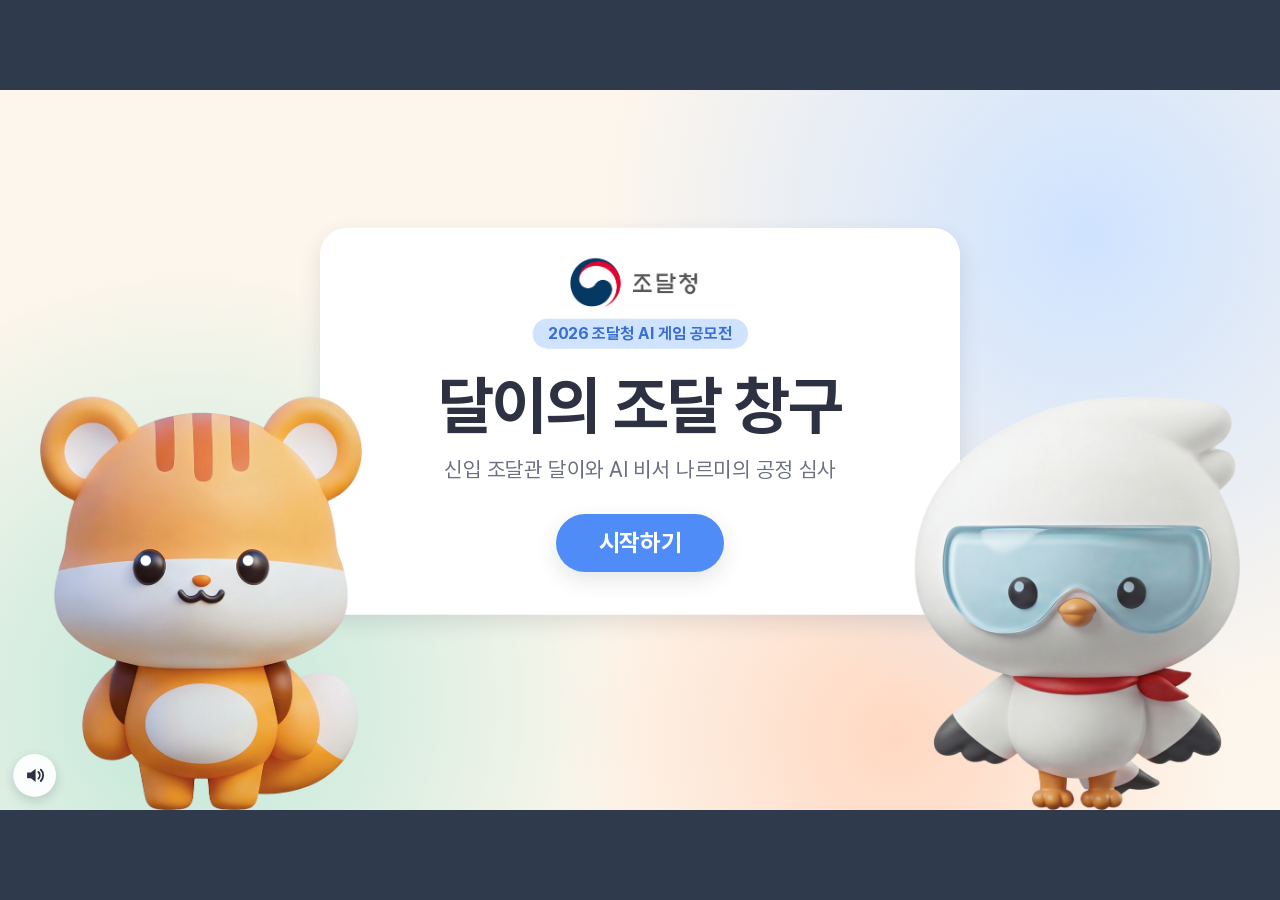
<file: index.html>
<!DOCTYPE html>
<html lang="ko">
<head>
  <meta charset="UTF-8">
  <meta name="viewport" content="width=device-width, initial-scale=1, viewport-fit=cover">
  <title>달이의 조달 창구</title>
  <link rel="stylesheet" href="css/style.css">
</head>
<body>
  <!-- 기준 해상도 1920×1080 무대. main.js가 창 크기에 맞춰 비율 유지 스케일한다. -->
  <div id="stage">

    <section class="screen" data-screen="title">
      <div class="title-card">
        <img class="pps-symbol title-symbol" src="assets/img/pps_symbol_h.jpg" alt="조달청">
        <p class="title-badge">2026 조달청 AI 게임 공모전</p>
        <h1 class="title-name">달이의 조달 창구</h1>
        <p class="title-sub">신입 조달관 달이와 AI 비서 나르미의 공정 심사</p>
        <div class="title-actions">
          <button class="btn btn-continue" type="button" data-action="continue" id="continue-btn" hidden></button>
          <button class="btn btn-primary" type="button" data-action="start">시작하기</button>
        </div>
      </div>
      <img class="mascot mascot-dali" src="assets/img/dali_3d.png" alt="달이">
      <img class="mascot mascot-narmi" src="assets/img/narmi_3d.png" alt="나르미">
    </section>

    <!-- 이야기: 달이의 첫 출근 (화면 아무 곳이나 누르면 다음 컷). data-scene에 맞는 배경만 보인다. -->
    <section class="screen" data-screen="intro" data-action="intro-next" data-scene="home">
      <!-- 달이의 집 -->
      <div class="scene scene-home" aria-hidden="true">
        <div class="home-window"><div class="home-sun"></div></div>
        <div class="home-frame"></div>
        <div class="home-floor"></div>
        <div class="home-bed"><div class="home-pillow"></div><div class="home-blanket"></div></div>
        <div class="home-table"><div class="home-clock"><span>7:30</span></div></div>
        <div class="home-rug"></div>
      </div>
      <!-- 출근길 -->
      <div class="scene scene-street" aria-hidden="true">
        <div class="street-sun"></div>
        <div class="street-cloud is-a"></div><div class="street-cloud is-b"></div>
        <div class="street-city"><i></i><i></i><i></i><i></i><i></i><i></i></div>
        <div class="street-tree is-a"></div><div class="street-tree is-b"></div><div class="street-tree is-c"></div>
        <div class="street-lamp"></div>
        <div class="street-stop"><div class="street-stop-sign">버스</div><div class="street-bench"></div></div>
        <div class="street-walk"></div>
        <div class="street-road"></div>
      </div>
      <!-- 조달청 건물 (일하는 곳) -->
      <div class="scene scene-building" aria-hidden="true">
        <div class="bld-cloud is-a"></div><div class="bld-cloud is-b"></div>
        <div class="bld">
          <div class="bld-windows"></div>
          <!-- 정부상징은 원본 그대로 흰 현판 위에만 -->
          <div class="bld-plate"><img src="assets/img/pps_symbol_h.jpg" alt=""></div>
          <div class="bld-door"></div>
        </div>
        <div class="bld-steps"></div>
        <div class="bld-ground"></div>
        <div class="bld-tree is-a"></div><div class="bld-tree is-b"></div>
      </div>
      <!-- 업무 장소 (사무실 — 아래 office 화면과 같은 방) -->
      <!-- 방 그림은 ui.buildIntroRoom()이 업무 장소 화면의 방을 복사해 채운다 (두 곳이 항상 같게) -->
      <div class="scene scene-office" aria-hidden="true" id="intro-room"></div>
      <p class="scene-tag" id="scene-tag"></p>

      <img class="intro-char intro-dali" id="intro-dali" src="assets/img/dali_3d.png" alt="달이">
      <img class="intro-char intro-narmi" id="intro-narmi" src="assets/img/narmi_3d.png" alt="나르미">
      <button class="btn intro-skip" type="button" data-action="intro-skip">건너뛰기</button>
      <div class="intro-box">
        <span class="intro-name" id="intro-name"></span>
        <p class="intro-text" id="intro-text"></p>
        <div class="intro-foot">
          <ol class="intro-dots" id="intro-dots"></ol>
          <span class="intro-next">▶ 다음</span>
        </div>
      </div>
    </section>

    <!-- 업무 장소(사무실): 게임의 중심 화면. 책상을 누르면 공고 → 심사 (배치: docs/office_layout.png) -->
    <section class="screen" data-screen="office">
      <div class="room" id="office-room">
        <!-- 벽·바닥 -->
        <div class="room-wall"></div>
        <div class="room-wainscot"></div>
        <div class="room-floor"></div>
        <div class="room-rug"></div>
        <div class="room-ceiling"><i class="room-lamp is-a"></i><i class="room-lamp is-b"></i></div>
        <!-- 문 -->
        <button class="room-door" type="button" data-action="office-spot" data-spot="door" aria-label="문">
          <span class="door-glass"></span><span class="door-plate">민원 접수</span><i></i>
        </button>
        <!-- 액자: 정부상징은 원본 그대로 흰 바탕 위에 -->
        <div class="room-poster"><img src="assets/img/pps_symbol_v.jpg" alt=""><span>공정한 조달</span></div>
        <div class="room-plant"><i></i><i></i><i></i></div>
        <!-- 창문 -->
        <button class="room-window" type="button" data-action="office-spot" data-spot="window" aria-label="창문">
          <span class="win-city"><i></i><i></i><i></i><i></i><i></i></span><b></b><b></b>
        </button>
        <div class="room-valance"></div>
        <div class="room-clock"><i></i><i></i></div>
        <!-- 책장: 누르면 조달 용어 사전 -->
        <button class="room-shelf" type="button" data-action="glossary" aria-label="책장 — 조달 용어 사전">
          <span class="shelf-row"><i></i><i></i><i></i><i></i><i></i><i></i></span>
          <span class="shelf-row"><i></i><i></i><i></i><i></i><i></i></span>
          <span class="shelf-top"></span>
          <span class="shelf-label" id="shelf-label"></span>
        </button>
        <!-- 나르미: 작은 AI 받침대 위에 -->
        <button class="room-narmi" type="button" data-action="office-spot" data-spot="narmi" aria-label="나르미에게 묻기">
          <span class="narmi-pad">AI</span>
          <img src="assets/img/narmi_3d.png" alt="나르미">
        </button>
        <!-- 책상: 위에 컴퓨터(모니터·키보드·마우스). 컴퓨터를 누르면 바탕화면에서 업무 고르기 -->
        <div class="room-desk">
          <span class="desk-tray"><i></i><i></i><i></i></span>
          <span class="desk-stamp"></span>
          <span class="desk-ink"></span>
          <span class="desk-mug"></span>
          <span class="desk-pens"><i></i><i></i><i></i></span>
          <span class="desk-sprout"></span>
          <span class="desk-nameplate">신입 조달관 달이</span>
          <button class="desk-pc" type="button" data-action="office-pc" aria-label="컴퓨터 — 업무 고르기">
            <span class="pc-monitor"><span class="pc-screen" id="pc-mini"></span></span>
            <span class="pc-stand"></span>
            <span class="pc-keyboard"></span>
            <span class="pc-mouse"></span>
            <span class="desk-label" id="desk-label"></span>
          </button>
        </div>
      </div>
      <p class="scene-tag">업무 장소</p>
      <div class="office-prompt" id="office-prompt"></div>
      <div class="office-tip" id="office-tip" hidden></div>
    </section>

    <!-- 컴퓨터 바탕화면: 사업 폴더를 골라 업무 시작 (어떤 순서로든) -->
    <section class="screen" data-screen="computer">
      <div class="pc-frame">
        <div class="pc-desktop" id="pc-desktop">
          <header class="pc-topbar" id="pc-topbar"></header>
          <div class="pc-icons" id="pc-icons"></div>
          <div class="pc-window" id="pc-window" hidden></div>
          <div class="pc-tour" id="pc-tour" hidden>
            <div class="pc-tour-spot" id="pc-tour-spot"></div>
            <div class="pc-tour-bubble" id="pc-tour-bubble">
              <img class="pc-tour-narmi" src="assets/img/narmi_3d.png" alt="나르미">
              <p class="pc-tour-text" id="pc-tour-text"></p>
              <div class="pc-tour-foot">
                <span class="pc-tour-count" id="pc-tour-count"></span>
                <button class="pc-tour-skip" type="button" data-action="tour-skip" id="pc-tour-skip"></button>
                <button class="btn btn-primary pc-tour-next" type="button" data-action="tour-next" id="pc-tour-next"></button>
              </div>
            </div>
          </div>
          <footer class="pc-taskbar">
            <button class="pc-off" type="button" data-action="pc-off" id="pc-off"></button>
            <span class="pc-hint" id="pc-hint"></span>
            <button class="pc-help" type="button" data-action="tour-start" id="pc-help"></button>
            <span class="pc-clock">09:00</span>
          </footer>
        </div>
      </div>
      <div class="pc-base"></div>
    </section>

    <!-- ① 사업 공고 -->
    <section class="screen" data-screen="notice">
      <div class="notice-wrap">
        <div class="notice-card" id="notice-card"></div>
        <div class="notice-side">
          <img class="notice-dali" src="assets/img/dali_3d.png" alt="달이">
          <div class="bubble" id="notice-bubble"></div>
          <!-- 새 확인 사항·조작 안내는 심사 전에 여기서 (심사 중에는 나르미가 말하지 않음) -->
          <div class="notice-narmi" id="notice-narmi" hidden>
            <img class="narmi-img" src="assets/img/narmi_3d.png" alt="나르미">
            <div class="bubble bubble-left" id="notice-narmi-bubble"></div>
          </div>
          <div class="notice-actions">
            <button class="btn" type="button" data-action="back-to-pc" id="back-to-pc">‹ 바탕화면</button>
            <button class="btn btn-primary" type="button" data-action="begin-review">심사 시작</button>
          </div>
        </div>
      </div>
    </section>

    <!-- ②~④ 심사 데스크 -->
    <section class="screen" data-screen="desk">
      <header class="desk-top">
        <h2 class="desk-title" id="desk-title"></h2>
        <ol class="desk-progress" id="desk-progress"></ol>
        <!-- 심사 중에도 바탕화면(용어 사전·심사 요령)에 다녀올 수 있다. 진행 상태는 그대로 남는다 -->
        <button class="btn desk-pc-btn" type="button" data-action="desk-to-pc">‹ 바탕화면</button>
      </header>

      <div class="desk-body">
        <aside class="counter">
          <div class="counter-label">창구</div>
          <div class="rep" id="rep"></div>
          <div class="bubble bubble-up" id="rep-bubble"></div>
          <!-- 판정 도장: 창구 아래 빈자리에 (서류 공간을 넓히려고 하단 띠를 없앰) -->
          <div class="stamps">
            <button class="stamp-btn stamp-ok" type="button" data-action="stamp-ok">적격</button>
            <button class="stamp-btn stamp-reject" type="button" data-action="stamp-reject">부적격</button>
          </div>
        </aside>

        <!-- 세로 화면에서만 보이는 전환 탭 (GAME_SPEC 8장: 서류와 조건표를 탭으로 전환) -->
        <nav class="pane-switch" role="tablist">
          <button class="pane-btn is-active" type="button" role="tab" data-action="pane" data-pane="papers">서류</button>
          <button class="pane-btn" type="button" role="tab" data-action="pane" data-pane="conditions">공고 조건표</button>
        </nav>

        <main class="papers">
          <nav class="doc-tabs" id="doc-tabs"></nav>
          <div class="doc-area" id="doc-area"></div>
          <!-- 표시 도구: 서류 위에 직접 그리며 확인 (판정에는 영향 없음) -->
          <div class="draw-tools" role="toolbar" aria-label="표시 도구">
            <button class="tool-btn is-active" type="button" data-action="tool" data-tool="move" aria-pressed="true" title="서류 옮기기">
              <svg viewBox="0 0 24 24" aria-hidden="true"><path d="M12 2v20M2 12h20M12 2l-3 3M12 2l3 3M12 22l-3-3M12 22l3-3M2 12l3-3M2 12l3 3M22 12l-3-3M22 12l-3 3"/></svg>
              <span>이동</span>
            </button>
            <button class="tool-btn" type="button" data-action="tool" data-tool="pen" aria-pressed="false" title="펜으로 표시">
              <svg viewBox="0 0 24 24" aria-hidden="true"><path class="fill-red" d="M4 20l1.5-5L16 4.5l3.5 3.5L9 18.5z"/><path d="M14 6.5l3.5 3.5M4 20l5-1.5"/></svg>
              <span>펜</span>
            </button>
            <button class="tool-btn" type="button" data-action="tool" data-tool="marker" aria-pressed="false" title="형광펜으로 칠하기">
              <svg viewBox="0 0 24 24" aria-hidden="true"><path class="fill-yellow" d="M7 14l8-10 5 4-8 10z"/><path d="M7 14l-1 4 3 1 3-1M3 21h9"/></svg>
              <span>형광펜</span>
            </button>
            <button class="tool-btn" type="button" data-action="tool" data-tool="eraser" aria-pressed="false" title="지우개로 지우기">
              <svg viewBox="0 0 24 24" aria-hidden="true"><path class="fill-pink" d="M3 15l9-9 7 7-6 6H7z"/><path d="M8 10l7 7M7 19h13"/></svg>
              <span>지우개</span>
            </button>
            <button class="tool-btn tool-clear" type="button" data-action="clear-marks" title="서류와 조건표의 표시 모두 지우기">
              <svg viewBox="0 0 24 24" aria-hidden="true"><path d="M4 7h16M9 7V4h6v3M6 7l1 13h10l1-13M10 11v6M14 11v6"/></svg>
              <span>모두 지우기</span>
            </button>
          </div>
          <div class="stamp-mark" id="stamp-mark"></div>
        </main>

        <aside class="side">
          <section class="conditions" id="conditions"></section>
          <section class="narmi">
            <img class="narmi-img" src="assets/img/narmi_3d.png" alt="나르미">
            <div class="narmi-talk">
              <!-- 심사 중에는 말하지 않고, 힌트를 눌렀을 때만 힌트 한 줄을 보여 준다 -->
              <div class="bubble bubble-left" id="narmi-bubble" hidden></div>
              <div class="narmi-btns">
                <button class="guide-btn" type="button" data-action="guide" id="guide-btn">심사 요령</button>
                <button class="hint-btn" type="button" data-action="hint" id="hint-btn">힌트</button>
              </div>
            </div>
          </section>
        </aside>
      </div>

      <div class="modal" id="reason-modal" hidden>
        <div class="modal-card">
          <h3>부적격 사유를 골라 주세요</h3>
          <div class="reason-list" id="reason-list"></div>
          <button class="guide-link" type="button" data-action="guide-reason" id="guide-link"></button>
          <div class="modal-actions">
            <button class="btn" type="button" data-action="cancel-reject">취소</button>
            <button class="btn btn-reject" type="button" data-action="confirm-reject" id="confirm-reject" disabled>부적격 도장 찍기</button>
          </div>
        </div>
      </div>

      <!-- 사유를 틀렸을 때 나르미 안내 (GAME_SPEC 4.2) -->
      <div class="modal" id="narmi-modal" hidden>
        <div class="modal-card narmi-card">
          <img class="narmi-img" src="assets/img/narmi_3d.png" alt="나르미">
          <div class="narmi-card-body">
            <p class="narmi-card-text" id="narmi-modal-text"></p>
            <button class="btn btn-primary" type="button" data-action="narmi-ok">알겠어요</button>
          </div>
        </div>
      </div>
    </section>

    <!-- ⑤ 낙찰 선택 -->
    <section class="screen" data-screen="award">
      <h2 class="award-title">낙찰 업체를 골라 주세요</h2>
      <p class="award-dilemma" id="award-dilemma"></p>
      <div class="award-cards" id="award-cards"></div>
      <div class="award-narmi">
        <img class="narmi-img" src="assets/img/narmi_3d.png" alt="나르미">
        <div class="bubble bubble-left" id="award-bubble"></div>
      </div>
    </section>

    <!-- 엔딩 ① 1년 후 조달 뉴스 (GAME_SPEC 7.1) -->
    <section class="screen" data-screen="news">
      <article class="paper-news">
        <header class="news-mast" id="news-mast"></header>
        <div class="news-lead" id="news-lead"></div>
        <div class="news-grid" id="news-grid"></div>
      </article>
      <div class="news-actions">
        <button class="btn btn-primary" type="button" data-action="show-title">내 칭호 받기</button>
      </div>
    </section>

    <!-- 엔딩 ② 칭호 카드 (GAME_SPEC 7.2) — 캡처·공유용 한 장 -->
    <section class="screen" data-screen="ending">
      <div class="ending-card" id="ending-card"></div>
      <img class="ending-dali" src="assets/img/dali_3d.png" alt="달이">
      <img class="ending-narmi" src="assets/img/narmi_3d.png" alt="나르미">
      <div class="ending-actions">
        <button class="btn" type="button" data-action="show-record">심사 기록 보기</button>
        <button class="btn" type="button" data-action="save-card" id="save-card-btn">이미지로 저장</button>
        <button class="btn btn-primary" type="button" data-action="restart">다시 하기</button>
      </div>

      <!-- 칭호 카드 이미지 저장 결과 (내려받기가 안 되는 기기에서는 길게 눌러 저장) -->
      <div class="modal" id="card-modal" hidden>
        <div class="modal-card card-preview">
          <h3>칭호 카드를 저장했어요!</h3>
          <img id="card-preview-img" alt="칭호 카드 이미지">
          <p class="card-preview-tip">저장이 안 됐다면 이미지를 길게 누르거나 오른쪽 클릭해서 저장해 주세요.</p>
          <div class="modal-actions">
            <button class="btn btn-primary" type="button" data-action="close-card">닫기</button>
          </div>
        </div>
      </div>
    </section>

    <!-- 심사 기록 (사업별 판정 상세) -->
    <section class="screen" data-screen="result">
      <h2 class="result-title">심사 기록</h2>
      <div class="result-body">
        <div class="result-table-wrap" id="result-table"></div>
        <div class="result-side" id="result-side"></div>
      </div>
      <div class="result-actions">
        <button class="btn" type="button" data-action="back-to-ending">칭호로 돌아가기</button>
        <button class="btn" type="button" data-action="glossary">용어 사전</button>
        <button class="btn btn-primary" type="button" data-action="restart">다시 하기</button>
      </div>

      <!-- 판정 복기: 표시를 누르면 그 업체의 근거 서류와 나르미 설명 -->
      <div class="modal" id="review-modal" hidden>
        <div class="modal-card review-card" role="dialog" aria-label="판정 복기">
          <div id="review-body"></div>
          <div class="review-nav">
            <button class="btn" type="button" data-action="review-prev" id="review-prev">‹ 이전 업체</button>
            <span class="review-pos" id="review-pos"></span>
            <button class="btn" type="button" data-action="review-next" id="review-next">다음 업체 ›</button>
            <button class="btn btn-primary" type="button" data-action="close-review">닫기</button>
          </div>
        </div>
      </div>
    </section>

    <!-- 조달 용어 사전 (어느 화면에서나 열 수 있는 창) -->
    <div class="modal glossary-modal" id="glossary-modal" hidden>
      <div class="modal-card glossary-card" role="dialog" aria-labelledby="glossary-title">
        <header class="glossary-head">
          <h3 id="glossary-title"></h3>
          <span class="glossary-count" id="glossary-count"></span>
          <button class="pc-window-close" type="button" data-action="close-glossary" aria-label="용어 사전 닫기">×</button>
        </header>
        <div class="glossary-body">
          <div class="glossary-list" id="glossary-list"></div>
          <article class="glossary-detail" id="glossary-detail"></article>
        </div>
      </div>
    </div>

    <!-- 심사 요령 (부적격 사유별 확인 방법) -->
    <div class="modal guide-modal" id="guide-modal" hidden>
      <div class="modal-card guide-card" role="dialog" aria-labelledby="guide-title">
        <header class="glossary-head">
          <h3 id="guide-title"></h3>
          <span class="glossary-count"></span>
          <button class="pc-window-close" type="button" data-action="close-guide" aria-label="심사 요령 닫기">×</button>
        </header>
        <div class="guide-body">
          <nav class="guide-nav" id="guide-nav"></nav>
          <article class="guide-page" id="guide-page"></article>
        </div>
        <footer class="guide-foot">
          <button class="btn" type="button" data-action="guide-prev" id="guide-prev"></button>
          <span class="guide-dots" id="guide-dots"></span>
          <button class="btn btn-primary" type="button" data-action="guide-next" id="guide-next"></button>
        </footer>
      </div>
    </div>

    <!-- 새 용어 카드 알림 -->
    <div class="toast" id="toast" hidden></div>

    <!-- 소리 켜기/끄기 (모든 화면 왼쪽 아래) -->
    <button class="sound-btn" id="sound-btn" type="button" data-action="toggle-sound" aria-pressed="true" title="소리 끄기">
      <svg viewBox="0 0 24 24" aria-hidden="true">
        <path class="spk" d="M4 9h4l5-4v14l-5-4H4z"/>
        <path class="wave" d="M16 8.5a5 5 0 0 1 0 7M18.5 6a8.5 8.5 0 0 1 0 12"/>
        <path class="mute" d="M16 9l5 6M21 9l-5 6"/>
      </svg>
    </button>

  </div>

  <!-- file://에서도 동작하도록 type="module" 없이 순서대로 로드한다 (GAME_SPEC 9장). -->
  <script src="js/data.js"></script>
  <script src="js/engine.js"></script>
  <script src="js/sound.js"></script>
  <script src="js/glossary.js"></script>
  <script src="js/ui.js"></script>
  <script src="js/card_images.js"></script>
  <script src="js/card.js"></script>
  <script src="js/main.js"></script>
</body>
</html>
</file>
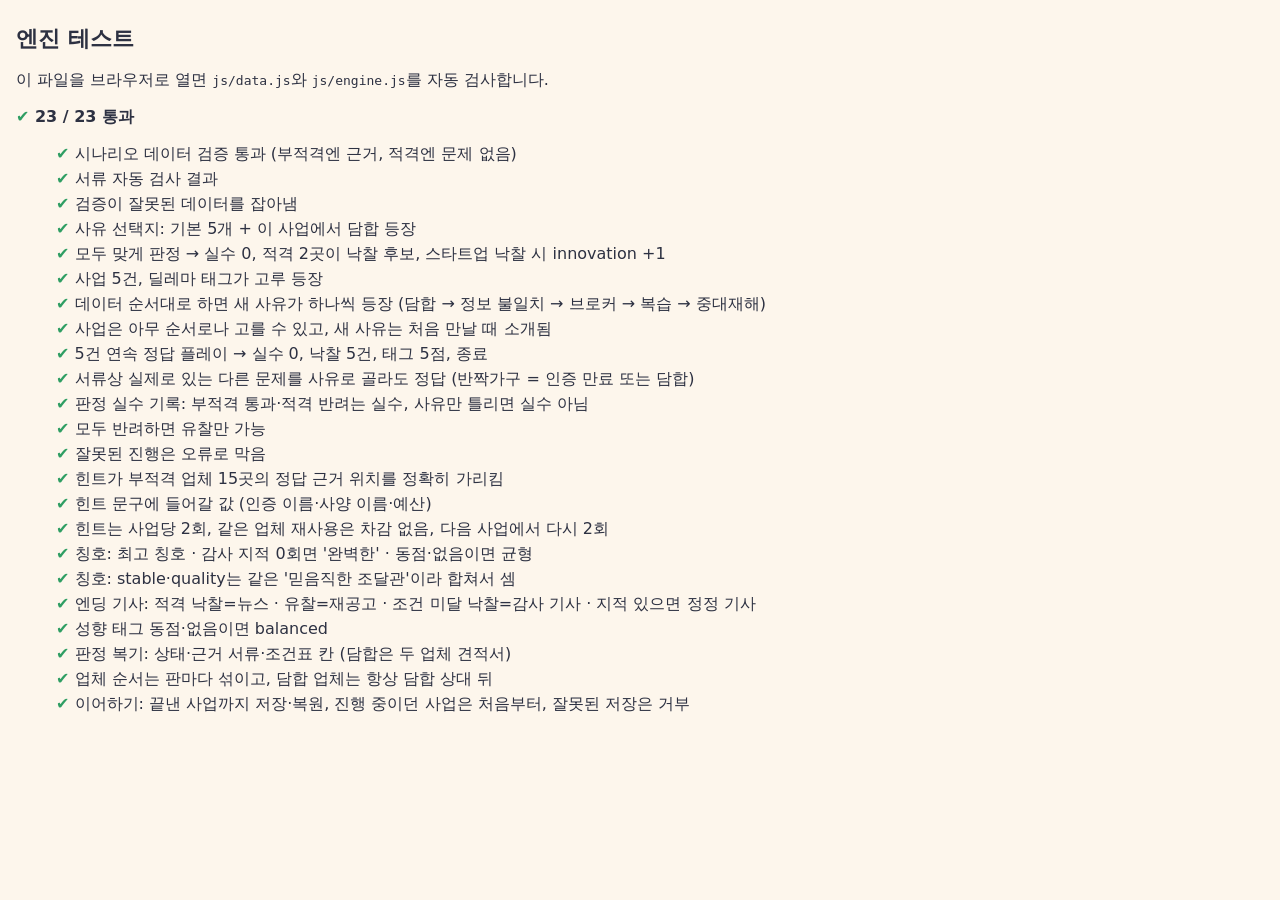
<file: tests/engine.html>
<!DOCTYPE html>
<html lang="ko">
<head>
  <meta charset="UTF-8">
  <meta name="viewport" content="width=device-width, initial-scale=1">
  <title>엔진 테스트</title>
  <style>
    :root { --bg: #fdf6ec; --ink: #2d3142; --pass: #2f9e63; --fail: #d6453d; }
    body { margin: 0; padding: 24px 16px; background: var(--bg); color: var(--ink);
           font-family: system-ui, -apple-system, "Malgun Gothic", sans-serif; }
    h1 { margin: 0 0 8px; font-size: 22px; }
    #total { font-weight: 700; margin-bottom: 16px; }
    li { margin: 4px 0; list-style: none; }
    .pass::before { content: "✔ "; color: var(--pass); }
    .fail { color: var(--fail); }
    .fail::before { content: "✘ "; }
    pre { margin: 2px 0 0 20px; white-space: pre-wrap; font-size: 13px; }
  </style>
</head>
<body>
  <h1>엔진 테스트</h1>
  <p>이 파일을 브라우저로 열면 <code>js/data.js</code>와 <code>js/engine.js</code>를 자동 검사합니다.</p>
  <div id="total"></div>
  <ul id="results"></ul>

  <script src="../js/data.js"></script>
  <script src="../js/engine.js"></script>
  <script>
    (function () {
      var E = Game.engine;
      // 업체 순서 섞기를 끈다 (random이 항상 0.999면 섞어도 데이터 순서 그대로) — 순서를 기대하는 테스트용
      E.random = function () { return 0.999; };
      var results = [];

      function test(name, fn) {
        try { fn(); results.push({ name: name, ok: true }); }
        catch (e) { results.push({ name: name, ok: false, msg: e.message }); }
      }
      function eq(actual, expected, label) {
        var a = JSON.stringify(actual), b = JSON.stringify(expected);
        if (a !== b) throw new Error((label || "값") + " — 기대 " + b + ", 실제 " + a);
      }
      function throws(fn, label) {
        try { fn(); } catch (e) { return; }
        throw new Error((label || "호출") + "이(가) 오류를 내야 하는데 통과함");
      }
      function clone(o) { return JSON.parse(JSON.stringify(o)); }

      test("시나리오 데이터 검증 통과 (부적격엔 근거, 적격엔 문제 없음)", function () {
        eq(E.validateData(), [], "검증 오류");
      });

      test("서류 자동 검사 결과", function () {
        var p = Game.DATA.projects[0];
        var got = {};
        p.bidders.forEach(function (b) { got[b.id] = E.inspect(p, b).sort(); });
        eq(got, {
          "desk-a": [],
          "desk-b": [],
          "desk-c": ["OVER_BUDGET"],
          "desk-d": ["CERT_EXPIRED", "COLLUSION"],
          "desk-e": ["COLLUSION"]
        }, "검사 결과");
      });

      test("검증이 잘못된 데이터를 잡아냄", function () {
        var bad = clone(Game.DATA);
        var a = bad.projects[0].bidders[0];
        a.docs.quote.unitPrice = 210000; a.docs.quote.total = 42000000;  // 적격인데 예산 초과
        bad.projects[0].bidders[2].docs.quote.total = 39000000;           // 단가×수량 불일치 + 근거 사라짐
        var errors = E.validateData(bad);
        if (!errors.some(function (m) { return m.indexOf("적격 업체인데") !== -1; })) throw new Error("적격 업체 문제를 못 잡음");
        if (!errors.some(function (m) { return m.indexOf("근거가 서류에 없음") !== -1; })) throw new Error("근거 없는 부적격을 못 잡음");
        if (!errors.some(function (m) { return m.indexOf("단가×수량") !== -1; })) throw new Error("견적 계산 오류를 못 잡음");
      });

      test("사유 선택지: 기본 5개 + 이 사업에서 담합 등장", function () {
        E.reset();
        eq(E.availableReasons(), ["OVER_BUDGET", "LATE", "CERT_MISSING", "CERT_EXPIRED", "SPEC_MISMATCH", "COLLUSION"], "사유");
        eq(E.newReason(), "COLLUSION", "새 사유");
      });

      test("모두 맞게 판정 → 실수 0, 적격 2곳이 낙찰 후보, 스타트업 낙찰 시 innovation +1", function () {
        E.reset();
        E.judge("desk-a", "ok");
        E.judge("desk-b", "ok");
        eq(E.judge("desk-c", "reject", "OVER_BUDGET").reasonCorrect, true, "c 사유");
        eq(E.judge("desk-d", "reject", "CERT_EXPIRED").reasonCorrect, true, "d 사유");
        eq(E.judge("desk-e", "reject", "COLLUSION").reasonCorrect, true, "e 사유");
        eq(E.allJudged(), true, "전부 판정");
        eq(E.awardCandidates().map(function (b) { return b.id; }), ["desk-a", "desk-b"], "낙찰 후보");
        E.award("desk-b");
        eq(E.state.tags, { innovation: 1 }, "태그");
        eq(E.state.mistakes, 0, "실수");
        var s = E.summary();
        eq(s.projects[0].awardedName, "새싹디자인랩", "낙찰 업체");
        eq(s.projects[0].news.head, Game.DATA.projects[0].news["desk-b"].head, "뉴스");
        eq(s.topTag, "innovation", "대표 태그");
        eq(E.nextProject().id, "chair", "다음 사업");
        eq(E.isFinished(), false, "아직 진행 중");
      });

      test("사업 5건, 딜레마 태그가 고루 등장", function () {
        var p = Game.DATA.projects;
        eq(p.map(function (x) { return x.id; }), ["desk", "chair", "led", "mask", "gym"], "사업 순서");
        var tags = [];
        p.forEach(function (x) { x.bidders.forEach(function (b) { if (b.tag && tags.indexOf(b.tag) === -1) tags.push(b.tag); }); });
        eq(tags.sort(), ["coexist", "green", "innovation", "quality", "safety", "stable", "thrift"], "태그 종류");
      });

      function playCorrect(E) {
        var p = E.currentProject();
        p.bidders.forEach(function (b) { E.judge(b.id, b.verdict, b.reason); });
        E.award(E.awardCandidates()[0].id);
        E.nextProject();
      }

      test("데이터 순서대로 하면 새 사유가 하나씩 등장 (담합 → 정보 불일치 → 브로커 → 복습 → 중대재해)", function () {
        E.reset();
        var got = [];
        while (!E.isFinished()) {
          got.push([E.newReason(), E.availableReasons().length]);
          playCorrect(E);
        }
        eq(got, [["COLLUSION", 6], ["INFO_MISMATCH", 7], ["BROKER", 8], [null, 8], ["SAFETY", 9]], "사유 등장");
      });

      test("사업은 아무 순서로나 고를 수 있고, 새 사유는 처음 만날 때 소개됨", function () {
        E.reset();
        E.selectProject("mask");
        eq(E.newReasons(), ["INFO_MISMATCH"], "마스크를 먼저 하면 서류 불일치가 새 사유");
        eq(E.projectNumber(), 1, "사업 1번째");
        playCorrect(E);
        eq(E.isDone("mask"), true, "마스크 끝");
        E.selectProject("chair");
        eq(E.newReasons(), [], "의자는 서류 불일치를 이미 봐서 새 사유 없음");
        eq(E.availableReasons().indexOf("INFO_MISMATCH") !== -1, true, "서류 불일치는 계속 선택지에");
        eq(E.projectNumber(), 2, "사업 2번째");
        throws(function () { E.selectProject("mask"); }, "끝낸 사업은 다시 못 고름");
        eq(E.activeProjectId(), null, "판정 전에는 심사 중인 사업 없음");
        E.judge(E.currentProject().bidders[0].id, "ok");
        eq(E.activeProjectId(), "chair", "판정 1곳부터 심사 중");
        throws(function () { E.selectProject("desk"); }, "심사 중엔 다른 사업으로 못 바꿈");
        eq(E.selectProject("chair").id, "chair", "심사 중인 사업은 다시 고를 수 있음 (이어서 하기)");
        playCorrect2(E);
        E.selectProject("gym"); playCorrect(E);
        E.selectProject("desk"); playCorrect(E);
        E.selectProject("led"); playCorrect(E);
        eq(E.isFinished(), true, "5건 끝");
        eq(E.state.mistakes, 0, "자유 순서로도 정답 플레이 가능");
        eq(E.summary().projects.map(function (p) { return p.id; }), ["mask", "chair", "gym", "desk", "led"], "기록은 플레이한 순서");

        function playCorrect2(E) {   // 첫 업체를 이미 판정한 상태에서 마저
          var p = E.currentProject();
          p.bidders.slice(1).forEach(function (b) { E.judge(b.id, b.verdict, b.reason); });
          E.award(E.awardCandidates()[0].id);
          E.nextProject();
        }
      });

      test("5건 연속 정답 플레이 → 실수 0, 낙찰 5건, 태그 5점, 종료", function () {
        E.reset();
        var picks = [];
        while (!E.isFinished()) {
          var p = E.currentProject();
          p.bidders.forEach(function (b) { E.judge(b.id, b.verdict, b.reason); });
          var cand = E.awardCandidates();
          eq(cand.length, 2, p.id + " 낙찰 후보 수");
          E.award(cand[1].id);
          picks.push(cand[1].tag);
          E.nextProject();
        }
        var s = E.summary();
        eq([s.mistakes, s.projects.length], [0, 5], "실수·사업 수");
        eq(s.projects.every(function (x) { return x.news && x.news.head; }), true, "모든 사업에 뉴스");
        var total = 0; for (var t in s.tags) total += s.tags[t];
        eq(total, 5, "태그 합계");
        eq(picks, ["innovation", "quality", "green", "coexist", "safety"], "고른 태그");
        throws(function () { E.nextProject(); }, "끝난 뒤 다음 사업");
      });

      test("서류상 실제로 있는 다른 문제를 사유로 골라도 정답 (반짝가구 = 인증 만료 또는 담합)", function () {
        E.reset();
        eq(E.judge("desk-d", "reject", "COLLUSION").reasonCorrect, true, "d 담합");
      });

      test("판정 실수 기록: 부적격 통과·적격 반려는 실수, 사유만 틀리면 실수 아님", function () {
        E.reset();
        eq(E.judge("desk-c", "ok").mistake, true, "예산 초과 업체 통과");
        eq(E.judge("desk-a", "reject", "LATE").mistake, true, "적격 업체 반려");
        var e = E.judge("desk-e", "reject", "OVER_BUDGET");
        eq([e.mistake, e.reasonCorrect, e.expectedReason], [false, false, "COLLUSION"], "사유만 틀림");
        E.judge("desk-b", "ok");
        E.judge("desk-d", "reject", "CERT_EXPIRED");
        eq(E.state.mistakes, 2, "실수 수");
        eq(E.awardCandidates().map(function (b) { return b.id; }), ["desk-b", "desk-c"], "통과시킨 업체가 후보");
        E.award("desk-c");
        eq(E.state.tags, {}, "부적격 업체 낙찰은 태그 없음");
        eq(E.summary().projects[0].news, null, "부적격 업체 뉴스 없음");
      });

      test("모두 반려하면 유찰만 가능", function () {
        E.reset();
        ["desk-a", "desk-b", "desk-c", "desk-d", "desk-e"].forEach(function (id) { E.judge(id, "reject", "LATE"); });
        eq(E.awardCandidates(), [], "후보 없음");
        throws(function () { E.award("desk-a"); }, "후보 아닌 업체 낙찰");
        eq(E.award(null), null, "유찰");
        eq(E.summary().projects[0].awardedId, null, "요약의 유찰");
      });

      test("잘못된 진행은 오류로 막음", function () {
        E.reset();
        throws(function () { E.judge("desk-c", "reject"); }, "사유 없는 부적격");
        throws(function () { E.judge("desk-c", "reject", "BROKER"); }, "아직 등장 안 한 사유");
        throws(function () { E.judge("nope", "ok"); }, "없는 업체");
        E.judge("desk-a", "ok");
        throws(function () { E.judge("desk-a", "ok"); }, "중복 판정");
        throws(function () { E.award("desk-a"); }, "판정 끝나기 전 낙찰");
        throws(function () { E.nextProject(); }, "낙찰 전 다음 사업");
      });

      test("힌트가 부적격 업체 15곳의 정답 근거 위치를 정확히 가리킴", function () {
        var expected = {
          "desk-c": ["OVER_BUDGET", "quote", ["quote.total"]],
          "desk-d": ["CERT_EXPIRED", "certs", ["certs.0.validUntil"]],
          "desk-e": ["COLLUSION", "quote", ["quote.unitPrice", "quote.note"]],
          "chair-c": ["INFO_MISMATCH", "quote", ["quote.bizNo"]],
          "chair-d": ["SPEC_MISMATCH", "spec", ["spec.armrest"]],
          "chair-e": ["LATE", "application", ["application.submitDate"]],
          "led-c": ["BROKER", "status", ["status.hasOffice", "status.hasFactory", "status.employees"]],
          "led-d": ["CERT_MISSING", "certs", ["certs"]],
          "led-e": ["OVER_BUDGET", "quote", ["quote.total"]],
          "mask-c": ["CERT_EXPIRED", "certs", ["certs.0.validUntil"]],
          "mask-d": ["SPEC_MISMATCH", "spec", ["spec.grade"]],
          "mask-e": ["INFO_MISMATCH", "certs", ["certs.0.bizNo"]],
          "gym-c": ["SAFETY", "status", ["status.seriousAccidents"]],
          "gym-d": ["BROKER", "status", ["status.hasOffice", "status.hasFactory", "status.employees"]],
          "gym-e": ["OVER_BUDGET", "quote", ["quote.total"]]
        };
        var got = {}, okHints = [];
        E.reset();
        Game.DATA.projects.forEach(function (p, i) {
          E.state.projectIndex = i;
          var avail = E.availableReasons();
          p.bidders.forEach(function (b) {
            var h = E.hintFor(p, b, avail);
            if (b.verdict === "reject") got[b.id] = [h.code, h.docKey, h.fields];
            else okHints.push(h.code);
          });
        });
        eq(got, expected, "힌트 위치");
        eq(okHints, [null, null, null, null, null, null, null, null, null, null], "적격 업체는 '수상한 곳 없음'");
      });

      test("힌트 문구에 들어갈 값 (인증 이름·사양 이름·예산)", function () {
        var P = Game.DATA.projects;
        eq(E.locate(P[2], P[2].bidders[3], "CERT_MISSING").vars, { cert: "고효율" }, "LED 인증 누락");
        eq(E.locate(P[1], P[1].bidders[3], "SPEC_MISMATCH").vars, { spec: "팔걸이" }, "의자 사양");
        eq(E.locate(P[0], P[0].bidders[2], "OVER_BUDGET").vars, { budget: "40,000,000원" }, "책상 예산");
        Object.keys(Game.DATA.reasons).forEach(function (code) {
          if (!Game.DATA.narmi.hints[code]) throw new Error("힌트 문구 없음: " + code);
        });
      });

      test("힌트는 사업당 2회, 같은 업체 재사용은 차감 없음, 다음 사업에서 다시 2회", function () {
        E.reset();
        eq(E.hintsLeft(), 2, "시작");
        var h1 = E.useHint("desk-c");
        eq(E.hintsLeft(), 1, "1회 사용");
        eq(E.useHint("desk-c"), h1, "같은 업체는 같은 힌트");
        eq(E.hintsLeft(), 1, "재사용 차감 없음");
        E.useHint("desk-a");
        eq(E.hintsLeft(), 0, "2회 사용");
        throws(function () { E.useHint("desk-b"); }, "횟수 초과");
        Game.DATA.projects[0].bidders.forEach(function (b) { E.judge(b.id, b.verdict, b.reason); });
        E.award("desk-a");
        E.nextProject();
        eq(E.hintsLeft(), 2, "다음 사업 초기화");
        E.useHint("chair-c");
        var s = E.summary();
        eq([s.projects[0].hintsUsed, s.projects[1].hintsUsed, s.hintsUsed], [2, 1, 3], "힌트 사용 집계");
      });

      test("칭호: 최고 칭호 · 감사 지적 0회면 '완벽한' · 동점·없음이면 균형", function () {
        E.reset();
        E.state.tags = { innovation: 2, thrift: 1 }; E.state.mistakes = 0;
        var t = E.title();
        eq([t.full, t.perfect], ["완벽한 혁신 개척자", true], "완벽한 혁신");
        E.state.mistakes = 2;
        eq(E.title().full, "혁신 개척자", "지적 있으면 접두어 없음");
        E.state.tags = { thrift: 1, green: 1 };
        eq(E.title().full, "균형 잡힌 조달관", "동점");
        E.state.tags = {};
        eq(E.title().base, "균형 잡힌 조달관", "태그 없음");
      });

      test("칭호: stable·quality는 같은 '믿음직한 조달관'이라 합쳐서 셈", function () {
        E.reset();
        E.state.tags = { stable: 1, quality: 1, thrift: 1, green: 1 }; E.state.mistakes = 1;
        var end = E.ending();
        eq(end.title, "믿음직한 조달관", "합산 2점이 1등");
        eq(end.blurb, Game.DATA.ending.titleBlurb.stable, "설명 문구");
        eq(end.finalMessage, "조달은 정답 찾기가 아니라, 무엇을 더 소중히 여길지 고르는 일이에요.", "마지막 문구");
      });

      test("엔딩 기사: 적격 낙찰=뉴스 · 유찰=재공고 · 조건 미달 낙찰=감사 기사 · 지적 있으면 정정 기사", function () {
        E.reset();
        var P = Game.DATA.projects;
        // 책상: 예산 초과 업체를 통과시키는 실수 1건, 낙찰은 적격 업체
        P[0].bidders.forEach(function (b) { E.judge(b.id, b.id === "desk-c" ? "ok" : b.verdict, b.id === "desk-c" ? undefined : b.reason); });
        E.award("desk-b"); E.nextProject();
        // 의자: 전부 반려 → 유찰 (적격 2곳 반려 = 실수 2건)
        P[1].bidders.forEach(function (b) { E.judge(b.id, "reject", b.reason || "LATE"); });
        E.award(null); E.nextProject();
        // LED: 브로커 업체를 통과시켜 낙찰 (실수 1건)
        P[2].bidders.forEach(function (b) { E.judge(b.id, b.id === "led-c" ? "ok" : b.verdict, b.id === "led-c" ? undefined : b.reason); });
        E.award("led-c"); E.nextProject();

        var a = E.ending().articles;
        eq(a.map(function (x) { return x.kind; }), ["news", "failed", "badAward"], "기사 종류");
        eq(a[0].head, P[0].news["desk-b"].head, "적격 낙찰 뉴스");
        eq(a[1].head.indexOf(P[1].title) === 0, true, "유찰 기사에 사업명");
        eq(a.map(function (x) { return !!x.correction; }), [true, true, true], "정정 기사");
        eq(a[1].correction.indexOf("2건") !== -1, true, "정정 기사에 지적 수");
        eq(E.ending().title.indexOf("완벽한"), -1, "지적 있으면 '완벽한' 없음");
      });

      test("성향 태그 동점·없음이면 balanced", function () {
        E.reset();
        eq(E.topTag(), "balanced", "태그 없음");
        E.state.tags = { thrift: 2, green: 2 };
        eq(E.topTag(), "balanced", "동점");
        E.state.tags = { thrift: 1, green: 3 };
        eq(E.topTag(), "green", "최고 태그");
      });

      test("판정 복기: 상태·근거 서류·조건표 칸 (담합은 두 업체 견적서)", function () {
        E.reset();
        var p = E.currentProject();
        p.bidders.forEach(function (b) {
          if (b.id === "desk-a") E.judge(b.id, "reject", "OVER_BUDGET");   // 적격을 반려
          else if (b.verdict === "reject" && b.reason === "OVER_BUDGET") E.judge(b.id, "ok");   // 부적격 통과
          else E.judge(b.id, b.verdict, b.reason);
        });
        var r = E.review("desk", "desk-a");
        eq(r.status, "wrong", "적격 반려 → 실수");
        eq(r.picked, "OVER_BUDGET", "고른 사유");
        eq(r.papers[0].docKey, "quote", "고른 사유의 서류(견적서)");
        eq(r.condFields.join(), "cond.budget", "조건표 예산 상한");

        var over = p.bidders.filter(function (b) { return b.reason === "OVER_BUDGET"; })[0];
        r = E.review("desk", over.id);
        eq(r.status, "wrong", "부적격 통과 → 실수");
        eq(r.papers[0].fields.join(), "quote.total", "견적 총액에 형광펜");

        var col = p.bidders.filter(function (b) { return b.reason === "COLLUSION"; })[0];
        r = E.review("desk", col.id);
        eq(r.status, "right", "담합 정답");
        eq(r.papers.length, 2, "두 업체 견적서");
        eq(r.papers[0].bidderId, col.collusionWith, "담합 상대가 먼저");

        r = E.review("desk", "desk-b");
        eq(r.status, "right", "적격 통과 정답");
        eq(r.papers.length, 0, "근거 서류 없음");
      });

      test("업체 순서는 판마다 섞이고, 담합 업체는 항상 담합 상대 뒤", function () {
        E.random = Math.random;
        var orders = {};
        for (var n = 0; n < 40; n++) {
          E.reset();
          Game.DATA.projects.forEach(function (p) {
            var ids = E.orderedBidders(p.id).map(function (b) { return b.id; });
            eq(ids.slice().sort(), p.bidders.map(function (b) { return b.id; }).sort(), p.id + " 업체 5곳 그대로");
            p.bidders.forEach(function (b) {
              if (b.collusionWith && ids.indexOf(b.collusionWith) > ids.indexOf(b.id)) throw new Error(p.id + ": 담합 업체가 상대보다 먼저 옴 " + ids.join());
            });
            eq(E.orderedBidders(p.id).map(function (b) { return b.id; }), ids, p.id + " 한 판 안에서는 순서 고정");
            if (p.id === "desk") orders[ids.join()] = true;
          });
        }
        E.random = function () { return 0.999; };
        if (Object.keys(orders).length < 5) throw new Error("40판 중 순서가 " + Object.keys(orders).length + "가지뿐 — 잘 안 섞임");
      });

      test("이어하기: 끝낸 사업까지 저장·복원, 진행 중이던 사업은 처음부터, 잘못된 저장은 거부", function () {
        E.reset();
        E.selectProject("mask"); playCorrect(E);
        E.selectProject("desk");
        var d = E.currentProject();
        E.judge(d.bidders[2].id, "ok");                 // 부적격 통과 → 실수 1
        E.judge(d.bidders[0].id, "ok"); E.judge(d.bidders[1].id, "ok");
        E.judge(d.bidders[3].id, "reject", d.bidders[3].reason); E.judge(d.bidders[4].id, "reject", d.bidders[4].reason);
        E.award(d.bidders[1].id); E.nextProject();
        E.selectProject("gym"); E.judge(E.currentProject().bidders[0].id, "ok");   // 진행 중
        var save = JSON.parse(JSON.stringify(E.exportSave()));
        var want = { done: E.state.done.slice(), mistakes: E.state.mistakes, tags: JSON.stringify(E.state.tags), seen: E.state.seenReasons.slice() };

        E.reset();
        eq(E.importSave(save), true, "복원");
        eq(E.state.done, want.done, "끝낸 사업");
        eq(E.state.mistakes, 1, "감사 지적");
        eq(JSON.stringify(E.state.tags), want.tags, "태그");
        eq(E.state.seenReasons, want.seen, "소개된 사유");
        eq(E.projectNumber(), 3, "다음은 3번째 사업");
        eq(E.judgmentsOf("gym"), {}, "진행 중이던 사업 판정은 지워짐");
        eq(E.summary().projects.map(function (p) { return p.id; }), ["mask", "desk"], "심사 기록");
        E.selectProject("gym"); playCorrect(E);   // 이어서 진행 가능
        eq(E.state.done.length, 3, "이어서 진행");

        E.reset();
        eq(E.importSave(null), false, "저장 없음");
        eq(E.importSave({ v: 999, state: save.state, projectIds: save.projectIds }), false, "형식 버전 다름");
        eq(E.importSave({ v: save.v, state: save.state, projectIds: ["x"] }), false, "시나리오 바뀜");
        eq(E.importSave({ v: save.v, state: { done: [] }, projectIds: save.projectIds }), false, "끝낸 사업 없음");
      });

      var passed = results.filter(function (r) { return r.ok; }).length;
      var total = document.getElementById("total");
      total.textContent = passed + " / " + results.length + " 통과";
      total.className = passed === results.length ? "pass" : "fail";
      var ul = document.getElementById("results");
      results.forEach(function (r) {
        var li = document.createElement("li");
        li.className = r.ok ? "pass" : "fail";
        li.textContent = r.name;
        if (!r.ok) {
          var pre = document.createElement("pre");
          pre.textContent = r.msg;
          li.appendChild(pre);
        }
        ul.appendChild(li);
      });
      window.TEST_RESULTS = { passed: passed, total: results.length, results: results };
    })();
  </script>
</body>
</html>
</file>
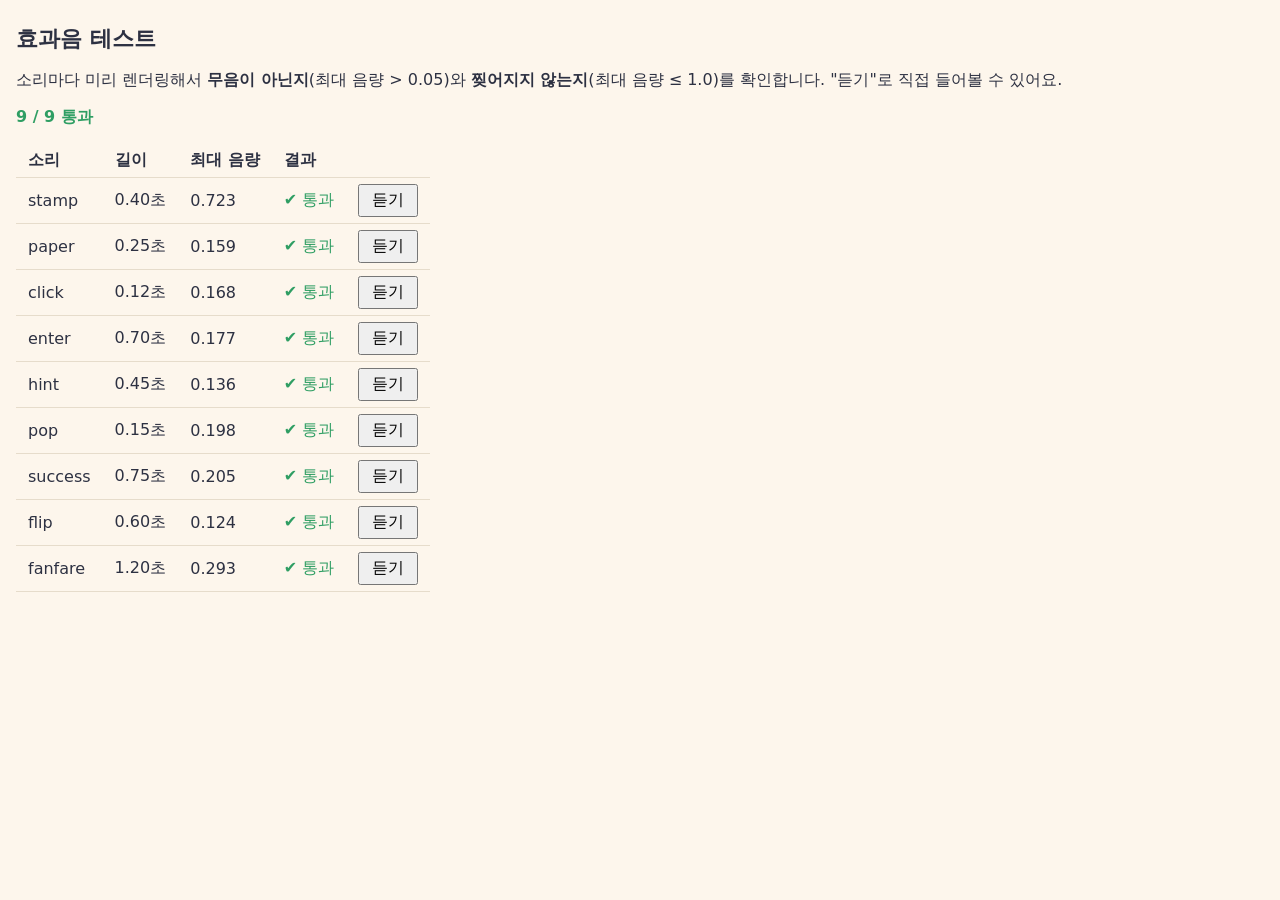
<file: tests/sound.html>
<!DOCTYPE html>
<html lang="ko">
<head>
  <meta charset="UTF-8">
  <meta name="viewport" content="width=device-width, initial-scale=1">
  <title>효과음 테스트</title>
  <style>
    :root { --bg: #fdf6ec; --ink: #2d3142; --pass: #2f9e63; --fail: #d6453d; }
    body { margin: 0; padding: 24px 16px; background: var(--bg); color: var(--ink);
           font-family: system-ui, -apple-system, "Malgun Gothic", sans-serif; }
    h1 { margin: 0 0 8px; font-size: 22px; }
    #total { font-weight: 700; margin: 12px 0 16px; }
    table { border-collapse: collapse; }
    th, td { text-align: left; padding: 6px 12px; border-bottom: 1px solid #e6dccb; }
    .pass { color: var(--pass); }
    .fail { color: var(--fail); }
    button { font: inherit; padding: 4px 12px; }
  </style>
</head>
<body>
  <h1>효과음 테스트</h1>
  <p>소리마다 미리 렌더링해서 <b>무음이 아닌지</b>(최대 음량 &gt; 0.05)와 <b>찢어지지 않는지</b>(최대 음량 ≤ 1.0)를 확인합니다. "듣기"로 직접 들어볼 수 있어요.</p>
  <div id="total">렌더링 중…</div>
  <table>
    <thead><tr><th>소리</th><th>길이</th><th>최대 음량</th><th>결과</th><th></th></tr></thead>
    <tbody id="rows"></tbody>
  </table>

  <script src="../js/sound.js"></script>
  <script>
    (async function () {
      var S = Game.sound;
      var results = [];
      var rows = document.getElementById("rows");

      for (var i = 0; i < S.NAMES.length; i++) {
        var name = S.NAMES[i];
        var r = { name: name };
        try {
          var buf = await S.render(name);
          var data = buf.getChannelData(0);
          var peak = 0;
          for (var k = 0; k < data.length; k++) { var a = Math.abs(data[k]); if (a > peak) peak = a; }
          r.peak = peak;
          r.dur = buf.duration;
          r.ok = peak > 0.05 && peak <= 1.0;
          if (!r.ok) r.msg = peak <= 0.05 ? "너무 작음(무음)" : "찢어짐(1.0 초과)";
        } catch (e) {
          r.ok = false; r.msg = e.message;
        }
        results.push(r);

        var tr = document.createElement("tr");
        tr.innerHTML = "<td>" + name + "</td><td>" + (r.dur ? r.dur.toFixed(2) + "초" : "-") + "</td>" +
          "<td>" + (r.peak !== undefined ? r.peak.toFixed(3) : "-") + "</td>" +
          '<td class="' + (r.ok ? "pass" : "fail") + '">' + (r.ok ? "✔ 통과" : "✘ " + r.msg) + "</td>" +
          '<td><button type="button" data-name="' + name + '">듣기</button></td>';
        rows.appendChild(tr);
      }

      rows.addEventListener("click", function (e) {
        var b = e.target.closest("button[data-name]");
        if (b) { S.enabled = true; S.play(b.getAttribute("data-name")); }
      });

      var passed = results.filter(function (r) { return r.ok; }).length;
      var total = document.getElementById("total");
      total.textContent = passed + " / " + results.length + " 통과";
      total.className = passed === results.length ? "pass" : "fail";
      window.TEST_RESULTS = { passed: passed, total: results.length, results: results };
    })();
  </script>
</body>
</html>
</file>
<file: css/style.css>
/* ===== 폰트 (Pretendard, SIL OFL — assets/fonts/Pretendard-OFL.txt) ===== */
@font-face {
  font-family: "Pretendard";
  src: url("../assets/fonts/Pretendard-Regular.woff2") format("woff2");
  font-weight: 400;
  font-display: swap;
}
@font-face {
  font-family: "Pretendard";
  src: url("../assets/fonts/Pretendard-Bold.woff2") format("woff2");
  font-weight: 700;
  font-display: swap;
}

/* ===== 색상·크기 토큰 (밝은 파스텔 톤) ===== */
:root {
  --stage-w: 1920px;
  --stage-h: 1080px;

  --bg-outer: #2f3b4c;      /* 레터박스 바깥 */
  --bg: #fdf6ec;            /* 무대 기본 배경 (크림) */
  --paper: #ffffff;
  --ink: #2d3142;
  --ink-soft: #6b7083;
  --primary: #4f8cf7;       /* 조달 블루 */
  --primary-dark: #3a6fd1;
  --mint: #bfe8d9;
  --peach: #ffd8c2;
  --sky: #cfe3ff;
  --ok: #3bb273;
  --reject: #e5534b;

  --radius: 24px;
  --shadow: 0 12px 32px rgba(45, 49, 66, 0.12);
}

* { box-sizing: border-box; margin: 0; padding: 0; }

html, body {
  width: 100%;
  height: 100%;
  overflow: hidden;
  background: var(--bg-outer);
  font-family: "Pretendard", system-ui, -apple-system, "Malgun Gothic", sans-serif;
  color: var(--ink);
  -webkit-user-select: none;
  user-select: none;
  touch-action: manipulation;
}

/* ===== 무대: 1920×1080 고정, main.js가 transform으로 스케일 ===== */
#stage {
  position: absolute;
  left: 50%;
  top: 50%;
  width: var(--stage-w);
  height: var(--stage-h);
  transform-origin: center center;
  transform: translate(-50%, -50%) scale(var(--stage-scale, 1));
  background: var(--bg);
  overflow: hidden;
}

/* ===== 화면 전환: .is-active인 화면만 보인다 ===== */
.screen {
  position: absolute;
  inset: 0;
  display: none;
}
.screen.is-active { display: block; }

/* ===== 버튼 ===== */
.btn {
  font: inherit;
  font-size: 36px;
  font-weight: 700;
  padding: 22px 64px;
  border: none;
  border-radius: 999px;
  background: var(--paper);
  color: var(--ink);
  box-shadow: var(--shadow);
  cursor: pointer;
  transition: transform 0.12s ease, box-shadow 0.12s ease;
}
.btn:hover { transform: translateY(-2px); }
.btn:active { transform: translateY(1px) scale(0.98); }
.btn-primary { background: var(--primary); color: #fff; }
.btn-primary:hover { background: var(--primary-dark); }

/* ===== 타이틀 화면 ===== */
[data-screen="title"] {
  background:
    radial-gradient(circle at 15% 85%, var(--mint) 0, transparent 35%),
    radial-gradient(circle at 85% 20%, var(--sky) 0, transparent 40%),
    radial-gradient(circle at 70% 90%, var(--peach) 0, transparent 30%),
    var(--bg);
}

.title-actions { display: flex; justify-content: center; gap: 20px; flex-wrap: wrap; }
.btn-continue[hidden] { display: none; }
.btn-continue { display: inline-flex; flex-direction: column; align-items: center; line-height: 1.15; }
.btn-continue small { font-size: 0.6em; font-weight: 400; color: var(--ink-soft); }

.title-card {
  position: absolute;
  left: 50%;
  top: 46%;
  transform: translate(-50%, -50%);
  width: 960px;
  padding: 40px 72px 64px;
  text-align: center;
  background: #fff;            /* 정부상징 이미지(흰 바탕)와 같은 흰색 */
  border-radius: 40px;
  box-shadow: var(--shadow);
}
.title-badge {
  display: inline-block;
  font-size: 24px;
  font-weight: 700;
  color: var(--primary-dark);
  background: var(--sky);
  padding: 8px 24px;
  border-radius: 999px;
}
.title-name {
  margin-top: 28px;
  font-size: 96px;
  font-weight: 700;
  letter-spacing: -2px;
}
.title-tentative {
  margin-left: 16px;
  font-size: 28px;
  font-weight: 400;
  color: var(--ink-soft);
  vertical-align: middle;
}
.title-sub {
  margin: 20px 0 48px;
  font-size: 32px;
  color: var(--ink-soft);
}

.mascot {
  position: absolute;
  bottom: 0;
  height: 620px;
  pointer-events: none;
}
.mascot-dali  { left: 60px; }
.mascot-narmi { right: 60px; }

/* ===== 공통: 말풍선, 표, 서류 ===== */
.bubble {
  position: relative;
  background: var(--paper);
  border-radius: 20px;
  padding: 20px 24px;
  font-size: 24px;
  line-height: 1.5;
  box-shadow: var(--shadow);
}
.bubble b { color: var(--primary-dark); }

.doc-table { width: 100%; border-collapse: collapse; font-size: 26px; }
.doc-table th, .doc-table td {
  text-align: left;
  padding: 14px 16px;
  border-bottom: 1px solid #ece6dc;
  vertical-align: top;
}
.doc-table th { width: 34%; color: var(--ink-soft); font-weight: 400; white-space: nowrap; }
.doc-table td { font-weight: 700; }
.doc-table + .doc-table { margin-top: 24px; }

.paper {
  background: var(--paper);
  border-radius: 16px;
  padding: 28px 36px 32px;
  box-shadow: 0 6px 18px rgba(45, 49, 66, 0.10);
  border-top: 10px solid var(--sky);
}
.paper-head {
  display: flex;
  justify-content: space-between;
  align-items: baseline;
  margin-bottom: 12px;
}
.paper-head { gap: 10px; }
.paper-title { font-size: 30px; font-weight: 700; margin-right: auto; }
.paper-badge {
  flex: none;
  align-self: center;
  min-width: 52px;
  padding: 3px 10px;
  border-radius: 8px;
  background: var(--doc, var(--primary));
  color: #fff;
  font-size: 18px;
  font-weight: 700;
  text-align: center;
}

/* ===== 서류 종류별 생김새 — 색 띠·바탕·무늬가 서로 달라 한눈에 구분 =====
 * --doc: 띠·표식 색, --doc-bg: 종이 바탕, --doc-line: 표 줄 색 */
.paper { position: relative; background-color: var(--doc-bg, var(--paper)); border-top-color: var(--doc, var(--sky)); }
.paper .doc-table th, .paper .doc-table td { border-bottom-color: var(--doc-line, #ece6dc); }

/* 신청서: 파랑, 반듯한 서식 */
.paper.is-application { --doc: #4f8cf7; --doc-bg: #f5f9ff; --doc-line: #d9e6fb; }
.paper.is-application .doc-table th { color: #4a6fa8; }

/* 견적서: 주황, 영수증처럼 점선 줄 + 아래 톱니 */
.paper.is-quote { --doc: #ef8a3c; --doc-bg: #fffaf3; --doc-line: #f1d6bb; }
.paper.is-quote .doc-table th, .paper.is-quote .doc-table td { border-bottom-style: dashed; }
.paper.is-quote .doc-table td { font-variant-numeric: tabular-nums; }
.paper.is-quote {
  background-image: radial-gradient(circle at 8px 100%, #e9dcc8 6px, transparent 6.5px);
  background-size: 16px 9px;
  background-position: 0 100%;
  background-repeat: repeat-x;
}

/* 인증서: 초록, 이중 테두리 + 둥근 인증 도장 */
.paper.is-certs {
  --doc: #2e9d74; --doc-bg: #f4fbf7; --doc-line: #cfe9dd;
  outline: 3px double #8fcdb3;
  outline-offset: -10px;
}
.paper.is-certs::after {
  content: "인증";
  position: absolute;
  right: 22px;
  bottom: 18px;
  width: 72px;
  height: 72px;
  border-radius: 50%;
  border: 4px solid rgba(46, 157, 116, 0.35);
  color: rgba(46, 157, 116, 0.5);
  font-size: 20px;
  font-weight: 700;
  display: grid;
  place-items: center;
  transform: rotate(-14deg);
  pointer-events: none;
}

/* 제품 사양서: 보라, 모눈종이 */
.paper.is-spec {
  --doc: #8a6fd6; --doc-bg: #faf8ff; --doc-line: #e0d8f5;
  background-image:
    linear-gradient(rgba(138, 111, 214, 0.09) 1px, transparent 1px),
    linear-gradient(90deg, rgba(138, 111, 214, 0.09) 1px, transparent 1px);
  background-size: 22px 22px;
}

/* 업체 현황: 노랑, 왼쪽 철끈 구멍 */
.paper.is-status {
  --doc: #d39a12; --doc-bg: #fffbea; --doc-line: #f1e3b0;
  background-image: radial-gradient(circle, #e9dcc8 5px, transparent 5.5px);
  background-size: 20px 110px;
  background-position: 0 50px;
  background-repeat: repeat-y;
}

.paper-company { font-size: 22px; color: var(--ink-soft); }
.doc-empty { font-size: 26px; color: var(--reject); padding: 24px 0; }

/* ===== 납품 물건 그림 (ui.js ITEM_PICTURES) ===== */
.item-pic { display: block; width: 100%; height: auto; }
/* 제품 사양서의 "제품 사진" 칸: 사진처럼 흰 테두리 + 그림자, 살짝 기울여 붙인 느낌 */
.doc-photo {
  position: relative;
  width: 62%;
  margin: 6px auto 12px;
  padding: 10px 10px 6px;
  background: #fff;
  border-radius: 6px;
  box-shadow: 0 3px 10px rgba(45, 49, 66, 0.15);
  transform: rotate(-1.5deg);
}
.doc-photo .item-pic { background: #f4f1fb; border-radius: 3px; }
.doc-photo figcaption { margin-top: 4px; font-size: 16px; color: var(--ink-soft); text-align: center; }
.doc-photo::before {          /* 사진을 붙인 테이프 */
  content: "";
  position: absolute;
  top: -8px;
  left: 50%;
  width: 70px;
  height: 18px;
  margin-left: -35px;
  background: rgba(255, 233, 160, 0.85);
  transform: rotate(3deg);
}
/* 공고 카드: 제목 옆에 납품 물건 */
.notice-head { display: flex; align-items: center; justify-content: space-between; gap: 24px; }
.item-pic.is-notice {
  flex: none;
  width: 220px;
  padding: 10px;
  background: var(--sky);
  border-radius: 20px;
}

/* ===== 업체 대표 캐릭터 (CSS 도형, GAME_SPEC 3장) =====
 * 모든 크기는 em 단위 → .npc의 font-size 하나로 전체 크기를 조절한다.
 * 색은 --suit(정장), --tie(넥타이) 변수로 업체마다 다르게. */
.npc {
  --skin: #ffdcc2;
  --hair: #4b3a33;
  position: relative;
  font-size: 220px;
  width: 1em;
  height: 1.05em;
  flex: none;
}
.npc.is-small { font-size: 96px; }
.npc-head {
  position: absolute;
  left: 0.21em;
  top: 0;
  width: 0.58em;
  height: 0.56em;
  border-radius: 50%;
  background: var(--skin);
  box-shadow: inset -0.03em -0.03em 0 rgba(0, 0, 0, 0.06);
  z-index: 2;
}
.npc-hair {
  position: absolute;
  left: -0.02em;
  top: -0.03em;
  width: 0.62em;
  height: 0.21em;
  background: var(--hair);
  border-radius: 0.3em 0.3em 0.08em 0.08em;
}
.npc-eye {
  position: absolute;
  top: 0.29em;
  width: 0.06em;
  height: 0.075em;
  border-radius: 50%;
  background: #2d3142;
  animation: npc-blink 4.2s infinite;
}
.npc-eye.is-l { left: 0.16em; }
.npc-eye.is-r { right: 0.16em; }
.npc-cheek {
  position: absolute;
  top: 0.38em;
  width: 0.09em;
  height: 0.05em;
  border-radius: 50%;
  background: #ffab9c;
  opacity: 0.75;
}
.npc-cheek.is-l { left: 0.07em; }
.npc-cheek.is-r { right: 0.07em; }
.npc-mouth {
  position: absolute;
  left: 0.23em;
  top: 0.37em;
  width: 0.12em;
  height: 0.06em;
  border-bottom: 0.022em solid #2d3142;
  border-radius: 0 0 0.1em 0.1em;
}
.npc-body {
  position: absolute;
  left: 0.08em;
  top: 0.5em;
  width: 0.84em;
  height: 0.55em;
  background: var(--suit);
  border-radius: 0.36em 0.36em 0.1em 0.1em;
  box-shadow: inset 0 -0.05em 0 rgba(0, 0, 0, 0.08);
}
.npc-collar {
  position: absolute;
  left: 0.29em;
  top: 0;
  width: 0.26em;
  height: 0.2em;
  background: #fff;
  clip-path: polygon(0 0, 100% 0, 50% 100%);
}
.npc-tie {
  position: absolute;
  left: 0.375em;
  top: 0.03em;
  width: 0.09em;
  height: 0.26em;
  background: var(--tie);
  clip-path: polygon(20% 0, 80% 0, 100% 72%, 50% 100%, 0 72%);
}

/* 연출: 창구에 들어오기, 말하며 들썩이기, 눈 깜빡임 */
.npc.is-entering { animation: npc-enter 0.5s ease-out both; }
.npc.is-talking .npc-head { animation: npc-bob 1.6s ease-in-out 0.5s infinite; }
@keyframes npc-enter {
  from { opacity: 0; transform: translateY(30%) scale(0.9); }
  to   { opacity: 1; transform: translateY(0) scale(1); }
}
@keyframes npc-bob {
  0%, 100% { transform: translateY(0) rotate(0deg); }
  50%      { transform: translateY(-0.02em) rotate(-2deg); }
}
@keyframes npc-blink {
  0%, 94%, 100% { transform: scaleY(1); }
  96%           { transform: scaleY(0.1); }
}
@media (prefers-reduced-motion: reduce) {
  .npc, .npc *, .npc.is-talking .npc-head { animation: none !important; }
}

.btn-reject { background: var(--reject); color: #fff; }
.btn:disabled { opacity: 0.4; cursor: default; transform: none; }

/* ===== ① 공고 ===== */
[data-screen="notice"] { background: linear-gradient(180deg, var(--sky) 0%, var(--bg) 60%); }
.notice-wrap {
  position: absolute;
  inset: 80px 120px;
  display: grid;
  grid-template-columns: 1fr 560px;
  gap: 64px;
  align-items: center;
}
.notice-card {
  background: var(--paper);
  border-radius: 24px;
  padding: 56px 64px;
  box-shadow: var(--shadow);
  border: 3px solid var(--primary);
}
.notice-badge {
  display: inline-block;
  background: var(--primary);
  color: #fff;
  font-weight: 700;
  font-size: 24px;
  padding: 6px 20px;
  border-radius: 8px;
}
.notice-title { font-size: 52px; margin: 20px 0 28px; letter-spacing: -1px; }
.notice-foot {
  margin-top: 24px;
  display: flex;
  justify-content: flex-end;
  align-items: center;
  gap: 8px;
  color: var(--ink-soft);
  font-size: 22px;
}

/* ===== 조달청 정부상징 =====
 * 원본 그대로 사용: 높이만 지정해 비율 유지, 색·모양·자르기·효과 없음.
 * 원본 이미지에 여백이 포함돼 있어 따로 여백을 줄이지 않는다. 흰 바탕 위에만 배치. */
.pps-symbol { display: block; height: 72px; width: auto; }
.title-symbol { margin: 0 auto 12px; height: 84px; }
.ending-symbol { margin: 14px auto 0; height: 60px; }
.notice-side { display: flex; flex-direction: column; align-items: center; gap: 28px; }
.notice-dali { height: 420px; }
.notice-side:has(.notice-narmi:not([hidden])) .notice-dali { height: 320px; }
.notice-narmi { display: flex; align-items: flex-end; gap: 14px; width: 100%; }
.notice-narmi[hidden] { display: none; }
.notice-narmi .narmi-img { height: 150px; }
.notice-narmi .bubble { flex: 1; font-size: 22px; }

/* ===== ②~④ 심사 데스크 ===== */
[data-screen="desk"] { background: var(--bg); }
.desk-top {
  height: 88px;
  padding: 0 48px;
  display: flex;
  align-items: center;
  justify-content: space-between;
  background: var(--paper);
  box-shadow: 0 2px 12px rgba(45, 49, 66, 0.08);
}
.desk-title { font-size: 34px; display: flex; align-items: center; gap: 16px; }
.desk-no {
  font-size: 22px;
  color: #fff;
  background: var(--primary);
  padding: 6px 16px;
  border-radius: 999px;
}
.desk-progress { display: flex; gap: 14px; list-style: none; margin-left: auto; }
.desk-pc-btn { margin-left: 28px; font-size: 24px; padding: 12px 28px; flex-shrink: 0; }
.desk-progress li {
  width: 52px;
  height: 52px;
  border-radius: 50%;
  display: grid;
  place-items: center;
  font-size: 24px;
  font-weight: 700;
  background: #eee7dc;
  color: var(--ink-soft);
}
.desk-progress li.is-current { background: var(--primary); color: #fff; }
.desk-progress li.is-ok { background: var(--ok); color: #fff; }
.desk-progress li.is-reject { background: var(--reject); color: #fff; }

/* 가운데 책상(서류)을 최대한 넓게: 창구는 좁게, 도장은 창구 아래 빈자리로, 하단 띠 없음 */
.desk-body {
  position: absolute;
  top: 108px;
  bottom: 24px;
  left: 28px;
  right: 28px;
  display: grid;
  grid-template-columns: 250px 1fr 430px;
  gap: 24px;
}

.counter {
  background: var(--mint);
  border-radius: var(--radius);
  padding: 20px 18px;
  display: flex;
  flex-direction: column;
  align-items: center;
  gap: 16px;
  min-height: 0;
}
.counter .npc { font-size: 170px; }
.counter-label {
  align-self: flex-start;
  font-size: 22px;
  font-weight: 700;
  color: #2c7a5c;
}
.rep { display: flex; flex-direction: column; align-items: center; gap: 12px; }
.rep-name { font-size: 26px; font-weight: 700; text-align: center; }
.counter .bubble { font-size: 20px; padding: 16px 18px; }

.papers {
  position: relative;
  background: #e9dcc8;            /* 책상 */
  border-radius: var(--radius);
  padding: 18px 22px;
  display: flex;
  flex-direction: column;
  gap: 18px;
  overflow: hidden;
}
.doc-tabs { display: flex; gap: 10px; flex-wrap: wrap; }
.doc-tab {
  font: inherit;
  font-size: 22px;
  font-weight: 700;
  padding: 12px 20px;
  border: none;
  border-radius: 12px;
  background: rgba(255, 255, 255, 0.55);
  color: var(--ink-soft);
  cursor: pointer;
}
.doc-tab.is-active { background: var(--paper); color: var(--ink); box-shadow: 0 4px 10px rgba(45, 49, 66, 0.12); }
/* 탭 앞 색 표식 = 서류 띠 색 */
.doc-tab.is-application { --doc: #4f8cf7; }
.doc-tab.is-quote { --doc: #ef8a3c; }
.doc-tab.is-certs { --doc: #2e9d74; }
.doc-tab.is-spec { --doc: #8a6fd6; }
.doc-tab.is-status { --doc: #d39a12; }
.doc-tab::before {
  content: "";
  display: inline-block;
  width: 14px;
  height: 14px;
  margin-right: 8px;
  vertical-align: -1px;
  border-radius: 4px;
  background: var(--doc, var(--primary));
}
.doc-tab.is-active { box-shadow: inset 0 -4px 0 var(--doc, var(--primary)), 0 4px 10px rgba(45, 49, 66, 0.12); }
.doc-tab.is-open::after {        /* 책상에 펼쳐진 서류 표시 */
  content: "";
  display: inline-block;
  width: 8px;
  height: 8px;
  margin-left: 8px;
  vertical-align: middle;
  border-radius: 50%;
  background: var(--doc, var(--primary));
}
.doc-tabs .compare-label { margin-left: 12px; align-self: center; font-size: 20px; font-weight: 700; color: #8a6a3f; }

/* ===== 책상 위 서류: 펼치기·겹치기·끌기 ===== */
.doc-area { flex: 1; position: relative; overflow: hidden; min-height: 0; }
.desk-paper {
  position: absolute;
  width: 460px;
  transition: box-shadow 0.15s ease;
}
.desk-paper .paper {
  max-height: 740px;
  overflow: auto;
  padding: 0 24px 22px;
  box-shadow: 0 8px 22px rgba(45, 49, 66, 0.16);
}
.desk-paper .paper-head {
  position: sticky;
  top: 0;
  z-index: 1;
  margin: 0 -24px 6px;
  padding: 16px 52px 10px 24px;
  background: var(--doc-bg, var(--paper));
  cursor: grab;
  touch-action: none;           /* 머리 부분은 끌기 전용 (터치 스크롤 대신 이동) */
  border-bottom: 1px dashed #e8dfd0;
}
.desk-paper .paper-head::before {  /* 잡는 곳 표시 */
  content: "⋮⋮";
  margin-right: 8px;
  color: #c9bba3;
  letter-spacing: -3px;
}
.desk-paper .paper-title { font-size: 24px; }
.desk-paper .paper-company { font-size: 18px; }
.desk-paper .doc-table { font-size: 20px; }
.desk-paper .doc-table th, .desk-paper .doc-table td { padding: 9px 8px; }
.desk-paper .doc-table th { width: 38%; }
/* 비교용으로 불러온 다른 업체 서류: 업체명을 진하게 띄워 지금 업체 서류와 구분 */
.desk-paper.is-other .paper-company {
  background: var(--ink);
  color: #fff;
  padding: 3px 12px;
  border-radius: 999px;
}
.desk-paper.is-other .paper-company::before { content: "비교 · "; opacity: 0.7; }
.desk-paper.is-dragging .paper { box-shadow: 0 18px 40px rgba(45, 49, 66, 0.28); }
.desk-paper.is-dragging .paper-head { cursor: grabbing; }
.paper-close {
  position: absolute;
  top: 18px;
  right: 12px;
  z-index: 2;
  width: 34px;
  height: 34px;
  border: none;
  border-radius: 50%;
  background: #f1ebe1;
  color: var(--ink-soft);
  font-size: 24px;
  line-height: 1;
  cursor: pointer;
}
.desk-empty { position: absolute; inset: 0; display: grid; place-items: center; font-size: 24px; color: #8a6a3f; }
.compare-bar {
  display: flex;
  align-items: center;
  gap: 10px;
  margin-bottom: 14px;
  font-size: 22px;
  font-weight: 700;
}
.chip {
  font: inherit;
  font-size: 20px;
  padding: 8px 18px;
  border-radius: 999px;
  border: 2px solid var(--primary);
  background: var(--paper);
  color: var(--primary-dark);
  cursor: pointer;
}
.chip.is-active { background: var(--primary); color: #fff; }
.paper-pair { display: grid; grid-template-columns: 1fr 1fr; gap: 20px; }
.paper-pair .doc-table { font-size: 22px; }
.paper-pair .paper { padding: 22px 24px 26px; }

/* ===== 표시 도구 (펜·형광펜·지우개) — 책상 오른쪽 아래 세로 막대 ===== */
.draw-tools {
  position: absolute;
  right: 16px;
  bottom: 16px;
  z-index: 60;                    /* 서류(1~n) 위, 도장(100) 아래 */
  display: flex;
  flex-direction: column;
  gap: 8px;
  padding: 10px 8px;
  background: rgba(255, 255, 255, 0.82);
  border-radius: 20px;
  box-shadow: 0 6px 18px rgba(45, 49, 66, 0.16);
}
.tool-btn {
  font: inherit;
  width: 78px;
  padding: 8px 4px 6px;
  border: 2px solid transparent;
  border-radius: 14px;
  background: transparent;
  color: var(--ink-soft);
  cursor: pointer;
  display: flex;
  flex-direction: column;
  align-items: center;
  gap: 2px;
}
.tool-btn svg { width: 34px; height: 34px; fill: none; stroke: currentColor; stroke-width: 1.8; stroke-linecap: round; stroke-linejoin: round; }
.tool-btn .fill-red { fill: #f08a84; }
.tool-btn .fill-yellow { fill: #ffe14d; }
.tool-btn .fill-pink { fill: #f7c6d0; }
.tool-btn span { font-size: 16px; font-weight: 700; white-space: nowrap; }
.tool-btn:hover { background: rgba(79, 140, 247, 0.08); }
.tool-btn.is-active { border-color: var(--primary); background: var(--sky); color: var(--ink); }
.tool-clear { margin-top: 4px; border-top: 1px solid #ece6dc; border-radius: 0 0 14px 14px; }
.tool-clear span { font-size: 14px; }

/* 덧그림 층: 서류 종이 전체를 덮고, 그리기는 doc-area의 Pointer Events가 처리 */
.paper svg.marks,
.conditions svg.marks {
  position: absolute;
  left: 0;
  top: 0;
  pointer-events: none;
  mix-blend-mode: multiply;       /* 형광펜 아래 글씨가 비치게 */
  overflow: visible;
}
.mark { fill: none; stroke-linecap: round; stroke-linejoin: round; }
.mark.is-pen { stroke: #e0453c; stroke-width: 4; }
.mark.is-marker { stroke: #ffe14d; stroke-width: 24; opacity: 0.6; stroke-linecap: butt; }

/* 그리기 도구일 때: 서류 본문은 십자 커서, 터치 스크롤 대신 그리기 (머리는 계속 끌기) */
.papers[data-tool="pen"] .desk-paper .paper,
.papers[data-tool="marker"] .desk-paper .paper,
.papers[data-tool="eraser"] .desk-paper .paper { touch-action: none; cursor: crosshair; }
.papers[data-tool="eraser"] .desk-paper .paper { cursor: cell; }
.conditions[data-tool="pen"],
.conditions[data-tool="marker"],
.conditions[data-tool="eraser"] { touch-action: none; cursor: crosshair; }
.conditions[data-tool="eraser"] { cursor: cell; }
.papers[data-tool="pen"] .desk-paper .paper-head,
.papers[data-tool="marker"] .desk-paper .paper-head,
.papers[data-tool="eraser"] .desk-paper .paper-head { cursor: grab; }

/* ===== 판정 도장: 책상을 거의 채우는 큰 도장 "쾅" =====
 * 서류(.desk-paper, z-index 1~n)보다 항상 위. 잉크처럼 multiply로 아래 서류 글씨가 비친다.
 * 찍히는 순간(애니메이션 20% ≈ 0.22초)에 효과음·책상 흔들림·잉크 번짐이 함께 (ui.stamp). */
.stamp-mark {
  position: absolute;
  left: 50%;
  top: 52%;
  z-index: 100;
  padding: 26px 96px 34px;
  font-size: 230px;
  font-weight: 700;
  line-height: 1;
  letter-spacing: 16px;
  white-space: nowrap;
  border: 22px solid currentColor;
  border-radius: 44px;
  opacity: 0;
  pointer-events: none;
  mix-blend-mode: multiply;
  transform: translate(-50%, -50%) rotate(-9deg) scale(2.6);
}
.stamp-mark::before {          /* 안쪽 얇은 테두리 (관인 느낌) */
  content: "";
  position: absolute;
  inset: 10px;
  border: 6px solid currentColor;
  border-radius: 22px;
  opacity: 0.8;
}
.stamp-mark::after {           /* 찍히는 순간 퍼지는 잉크 테두리 */
  content: "";
  position: absolute;
  inset: -22px;
  border: 14px solid currentColor;
  border-radius: 48px;
  opacity: 0;
}
.stamp-mark.is-ok { color: rgba(42, 160, 98, 0.9); }
.stamp-mark.is-reject { color: rgba(222, 64, 56, 0.9); }
.stamp-mark.is-on { animation: stamp-in 1.1s cubic-bezier(.3, .7, .4, 1) forwards; }
.stamp-mark.is-on::after { animation: stamp-ring 0.6s ease-out 0.22s forwards; }
@keyframes stamp-in {
  0%   { opacity: 0;    transform: translate(-50%, -62%) rotate(-9deg) scale(2.6); }
  20%  { opacity: 0.92; transform: translate(-50%, -50%) rotate(-9deg) scale(0.94); }
  28%  { transform: translate(-50%, -50%) rotate(-9deg) scale(1.03); }
  36%  { transform: translate(-50%, -50%) rotate(-9deg) scale(1); }
  100% { opacity: 0.92; transform: translate(-50%, -50%) rotate(-9deg) scale(1); }
}
@keyframes stamp-ring {
  from { opacity: 0.55; transform: scale(1); }
  to   { opacity: 0;    transform: scale(1.12); }
}

/* 도장이 찍히는 동안 책상 흔들림 + 서류가 살짝 어두워져 도장이 돋보이게 */
.papers.is-thud { animation: desk-thud 0.38s ease-out 0.2s; }
.papers.is-thud .doc-area,
.papers.is-thud .doc-tabs { transition: filter 0.2s ease 0.2s; filter: brightness(0.93) saturate(0.85); }
@keyframes desk-thud {
  0%   { transform: translate(0, 0); }
  20%  { transform: translate(-6px, 8px); }
  40%  { transform: translate(5px, -4px); }
  60%  { transform: translate(-3px, 3px); }
  80%  { transform: translate(2px, -1px); }
  100% { transform: translate(0, 0); }
}
@media (prefers-reduced-motion: reduce) {
  .papers.is-thud { animation: none; }
}

.side { display: flex; flex-direction: column; gap: 20px; min-height: 0; }
.conditions {
  position: relative;            /* 덧그림 층(svg.marks)의 기준 */
  background: var(--paper);
  border-radius: var(--radius);
  padding: 24px 28px;
  box-shadow: var(--shadow);
  border-left: 10px solid var(--primary);
}
.conditions h3 { font-size: 28px; margin-bottom: 6px; }
.conditions .doc-table { font-size: 22px; }
.conditions .doc-table th, .conditions .doc-table td { padding: 10px 8px; }
.narmi { display: flex; align-items: flex-end; gap: 16px; margin-top: auto; }
.narmi-img { height: 200px; flex: none; }
.narmi .narmi-img { height: 160px; }
.narmi .bubble { font-size: 21px; }

/* 도장 버튼: 창구 맨 아래 (위아래로 쌓음) */
.stamps {
  margin-top: auto;
  align-self: stretch;
  display: flex;
  flex-direction: column;
  gap: 18px;
  padding-bottom: 10px;
}
.stamp-btn {
  font: inherit;
  font-size: 36px;
  font-weight: 700;
  width: 100%;
  height: 100px;
  border: none;
  border-radius: 28px;
  color: #fff;
  cursor: pointer;
  box-shadow: 0 10px 0 rgba(0, 0, 0, 0.18);
  transition: transform 0.08s ease, box-shadow 0.08s ease;
}
.stamp-btn:active { transform: translateY(8px); box-shadow: 0 2px 0 rgba(0, 0, 0, 0.18); }
.stamp-btn:disabled { opacity: 0.45; cursor: default; }
.stamp-ok { background: var(--ok); }
.stamp-reject { background: var(--reject); }

.modal {
  position: absolute;
  inset: 0;
  background: rgba(45, 49, 66, 0.45);
  display: grid;
  place-items: center;
  z-index: 110;                   /* 표시 도구(60)·도장(100) 위 */
}
.modal[hidden] { display: none; }
.modal-card {
  width: 1080px;
  background: var(--paper);
  border-radius: 32px;
  padding: 48px 56px;
  box-shadow: var(--shadow);
}
.modal-card h3 { font-size: 38px; margin-bottom: 28px; }
.reason-list { display: grid; grid-template-columns: 1fr 1fr; gap: 16px; }
.reason {
  font: inherit;
  text-align: left;
  padding: 20px 24px;
  border-radius: 18px;
  border: 3px solid #ece6dc;
  background: var(--bg);
  cursor: pointer;
  display: flex;
  flex-direction: column;
  gap: 4px;
}
.reason.is-active { border-color: var(--reject); background: #fdeceb; }
.reason-name { font-size: 28px; font-weight: 700; }
.reason-policy { font-size: 20px; color: var(--ink-soft); }
.modal-actions { display: flex; justify-content: flex-end; gap: 20px; margin-top: 36px; }

/* ===== ⑤ 낙찰 ===== */
/*
 * 위 → 아래 한 줄기 배치: 제목 → 딜레마 → 카드 영역(남은 높이, 넘치면 그 안에서 스크롤) → 나르미 조언.
 * 카드와 나르미가 같은 흐름 안에 있어 후보가 몇 곳이든 겹치지 않는다.
 */
[data-screen="award"] { background: linear-gradient(180deg, var(--peach) 0%, var(--bg) 55%); }
[data-screen="award"].is-active { display: flex; flex-direction: column; align-items: center; padding: 0 0 24px; }
.award-title { flex: none; text-align: center; font-size: 56px; margin-top: 56px; }
.award-dilemma { flex: none; text-align: center; font-size: 28px; color: var(--ink-soft); margin-top: 14px; }
.award-cards {
  flex: 1;
  min-height: 0;
  align-self: stretch;
  margin: 26px 120px 18px;
  padding: 6px 6px 12px;
  overflow-y: auto;
  display: flex;
  flex-wrap: wrap;
  justify-content: center;
  align-content: flex-start;
  gap: 32px 56px;
}
.award-card {
  flex: none;
  width: 640px;
  background: var(--paper);
  border-radius: 32px;
  padding: 36px 40px;
  box-shadow: var(--shadow);
  display: flex;
  flex-direction: column;
  gap: 18px;
}
.award-head { display: flex; align-items: center; gap: 20px; }
.award-head h3 { font-size: 40px; }
.award-pitch { font-size: 24px; color: var(--ink-soft); line-height: 1.5; }
.award-card .doc-table { font-size: 24px; }
.award-card .doc-table th, .award-card .doc-table td { padding: 10px 12px; }
.award-card .btn { align-self: center; margin-top: 8px; }
.award-narmi {
  flex: none;
  display: flex;
  align-items: flex-end;
  gap: 16px;
  width: 960px;
}
.award-narmi .narmi-img { height: 150px; }
.award-narmi .bubble { flex: 1; }

/* 후보가 3곳 이상(부적격 업체를 통과시킨 경우): 카드를 조금 작게 해서 한 줄에 더 들어가게 */
.award-cards.is-many { gap: 24px 32px; }
.award-cards.is-many .award-card { width: 520px; padding: 26px 30px; gap: 12px; }
.award-cards.is-many .award-head h3 { font-size: 32px; }
.award-cards.is-many .npc.is-small { font-size: 80px; }
.award-cards.is-many .award-pitch { font-size: 20px; }
.award-cards.is-many .doc-table { font-size: 20px; }
.award-cards.is-many .doc-table th, .award-cards.is-many .doc-table td { padding: 7px 10px; }
.award-cards.is-many .btn { font-size: 28px; padding: 16px 44px; }

/* ===== 임시 결과 ===== */
[data-screen="result"] { background: var(--bg); }
.result-title { text-align: center; font-size: 56px; margin-top: 56px; }
.result-body {
  position: absolute;
  top: 170px;
  left: 96px;
  right: 96px;
  bottom: 170px;
  display: grid;
  grid-template-columns: 1fr 400px;
  gap: 40px;
}
.result-table-wrap {
  background: var(--paper);
  border-radius: var(--radius);
  padding: 28px 32px;
  box-shadow: var(--shadow);
  overflow: auto;
}
.result-table { width: 100%; border-collapse: collapse; font-size: 22px; }
.result-table th { text-align: left; color: var(--ink-soft); font-weight: 400; padding: 8px 10px; border-bottom: 2px solid #ece6dc; }
.result-table td { padding: 14px 10px; border-bottom: 1px solid #ece6dc; vertical-align: top; }
.result-table .marks { white-space: nowrap; }
.result-table .mark { display: inline-block; width: 26px; font-size: 24px; font-weight: 700; cursor: help; }
.mark.is-right { color: var(--ok); }
.mark.is-partial { color: #e0a43a; }
.mark.is-wrong { color: var(--reject); }
.result-news { color: var(--ink-soft); }
.result-wrong { list-style: none; margin-top: 6px; font-size: 18px; }
.result-wrong li.is-wrong { color: var(--reject); }
.result-wrong li.is-partial { color: #b9801d; }
.result-tags {
  background: var(--paper);
  border-radius: var(--radius);
  padding: 28px 32px;
  box-shadow: var(--shadow);
}
.result-tags h3 { font-size: 26px; margin-bottom: 12px; }
.result-tags ul { list-style: none; }
.result-tags li { display: flex; justify-content: space-between; font-size: 24px; padding: 8px 0; border-bottom: 1px solid #ece6dc; }
.result-tags b { color: var(--primary-dark); }
.result-legend { margin-top: 20px; font-size: 20px; color: var(--ink-soft); }
.result-legend b { color: var(--primary-dark); }

/* 판정 표시·틀린 줄은 복기 버튼 */
.result-table button.mark {
  font: inherit; font-size: 24px; font-weight: 700; color: inherit;
  width: 34px; height: 34px; margin-right: 2px;
  border: 2px solid transparent; border-radius: 10px; background: transparent; cursor: pointer;
}
.result-table button.mark:hover { border-color: currentColor; background: #fff; }
.result-wrong-btn {
  font: inherit; color: inherit; text-align: left;
  border: 0; background: transparent; padding: 2px 0; cursor: pointer;
}
.result-wrong-btn:hover { text-decoration: underline; }
.review-go { font-weight: 700; color: var(--primary-dark); white-space: nowrap; }

/* ===== 판정 복기 창 ===== */
.review-card {
  width: 1640px; max-width: calc(100% - 80px); max-height: calc(100% - 60px);
  display: flex; flex-direction: column; padding: 32px 44px 28px;
}
#review-body { flex: 1 1 auto; min-height: 0; overflow: auto; }
.review-head { margin-bottom: 18px; }
.review-project { font-size: 22px; color: var(--ink-soft); }
.review-head h3 { font-size: 40px; margin: 4px 0 8px; display: flex; align-items: center; gap: 16px; }
.review-mark { font-size: 24px; padding: 4px 14px; border-radius: 999px; background: #f0ebe2; }
.review-mark.is-right { color: var(--ok); background: #e3f5ec; }
.review-mark.is-wrong { color: var(--reject); background: #fde7e5; }
.review-mark.is-partial { color: #b9801d; background: #fbf0d9; }
.review-verdicts { display: flex; gap: 36px; font-size: 24px; color: var(--ink-soft); }
.review-verdicts b { color: var(--ink); margin-left: 6px; }
.review-grid { display: grid; grid-template-columns: minmax(0, 1fr) 560px; gap: 28px; align-items: start; }
.review-papers { display: grid; gap: 20px; }
.review-papers.is-pair { grid-template-columns: 1fr 1fr; }
.review-papers .paper { padding: 20px 26px 24px; }
.review-papers .doc-table { font-size: 22px; }
.review-papers .doc-table th, .review-papers .doc-table td { padding: 9px 8px; }
.review-side { display: flex; flex-direction: column; gap: 20px; }
.review-conditions { box-shadow: none; border: 1px solid #ece6dc; border-left: 10px solid var(--primary); padding: 18px 22px; }
.review-conditions h3 { font-size: 24px; margin-bottom: 2px; }
.review-conditions .doc-table { font-size: 20px; }
.review-conditions .doc-table th, .review-conditions .doc-table td { padding: 6px 8px; }
.review-narmi { display: flex; align-items: flex-start; gap: 14px; }
.review-narmi img { width: 120px; flex: none; }
.review-narmi .bubble { flex: 1; font-size: 22px; line-height: 1.5; }
.review-why { margin-top: 10px; font-weight: 700; }
.review-desc { margin-top: 6px; color: var(--ink-soft); }
.review-policy { margin-top: 10px; font-size: 20px; }
.review-policy span {
  display: inline-block; margin-right: 8px; padding: 2px 10px; border-radius: 8px;
  background: var(--sky); color: var(--primary-dark); font-weight: 700;
}
.review-nav { flex: none; display: flex; align-items: center; justify-content: center; gap: 20px; margin-top: 22px; }
.review-pos { font-size: 22px; color: var(--ink-soft); min-width: 80px; text-align: center; }
.review-nav .btn:disabled { opacity: 0.4; cursor: default; transform: none; }

/* 세로 화면: 서류 위, 조건표·나르미 아래 */
#stage.is-portrait .review-card { max-width: calc(100% - 40px); padding: 28px 28px 24px; }
#stage.is-portrait .review-grid { grid-template-columns: 1fr; }
#stage.is-portrait .review-nav { flex-wrap: wrap; }
.result-side { display: flex; flex-direction: column; gap: 28px; }
.result-award {
  background: var(--paper);
  border-radius: var(--radius);
  padding: 28px 36px;
  box-shadow: var(--shadow);
  display: flex;
  align-items: baseline;
  gap: 20px;
  font-size: 26px;
}
.result-award strong { font-size: 40px; }
.news {
  background: #fbfaf7;
  border: 2px solid var(--ink);
  border-radius: 8px;
  padding: 28px 32px;
}
.news-label { font-size: 20px; font-weight: 700; color: var(--ink-soft); border-bottom: 2px solid var(--ink); padding-bottom: 10px; }
.news-head { font-size: 38px; margin: 18px 0 12px; line-height: 1.3; }
.news-sub { font-size: 24px; color: var(--ink-soft); }
.news-none { font-size: 24px; color: var(--ink-soft); line-height: 1.5; }
.result-actions { position: absolute; left: 0; right: 0; bottom: 48px; text-align: center; }
.result-award { flex-wrap: wrap; }
.result-award > span:first-child { white-space: nowrap; }
.result-hints { flex-basis: 100%; font-size: 20px; color: var(--ink-soft); }

/* ===== 나르미 힌트: 형광펜 ===== */
:root { --marker: #fff27a; }
.doc-table tr.is-hl th,
.doc-table tr.is-hl td {
  background: linear-gradient(transparent 18%, var(--marker) 18%, var(--marker) 88%, transparent 88%);
  animation: marker-in 0.6s ease-out;
}
.doc-table tr.is-hl td { color: #8a3b00; }
.paper.is-hl { box-shadow: 0 0 0 6px var(--marker), 0 6px 18px rgba(45, 49, 66, 0.10); }
@keyframes marker-in {
  from { background-size: 0% 100%; }
  to   { background-size: 100% 100%; }
}
.doc-table tr.is-hl th, .doc-table tr.is-hl td { background-repeat: no-repeat; }

.narmi-talk { display: flex; flex-direction: column; align-items: flex-end; gap: 12px; flex: 1; }
.hint-btn {
  font: inherit;
  font-size: 22px;
  font-weight: 700;
  padding: 10px 24px;
  border-radius: 999px;
  border: 3px solid #e2b93b;
  background: var(--marker);
  color: #7a5500;
  cursor: pointer;
}
.hint-btn b { margin-left: 4px; }
.hint-btn:disabled { opacity: 0.45; cursor: default; }

/* ===== 나르미 안내 창 (사유 정정) ===== */
.narmi-card { display: flex; align-items: center; gap: 36px; width: 1100px; }
.narmi-card .narmi-img { height: 240px; }
.narmi-card-body { display: flex; flex-direction: column; align-items: flex-start; gap: 28px; }
.narmi-card-text { font-size: 30px; line-height: 1.6; }
.narmi-card-text b { color: var(--reject); }

.result-actions { display: flex; justify-content: center; gap: 24px; }

/* ===== 엔딩 ① 1년 후 조달 뉴스 (신문 지면) ===== */
[data-screen="news"] { background: #d9d2c5; }
.paper-news {
  position: absolute;
  top: 40px;
  left: 50%;
  transform: translateX(-50%) rotate(-0.6deg);
  width: 1560px;
  height: 880px;
  background: #fbf8f1;
  color: #222;
  padding: 36px 56px;
  box-shadow: 0 20px 50px rgba(0, 0, 0, 0.25);
  display: flex;
  flex-direction: column;
  gap: 20px;
  animation: paper-in 0.7s ease-out;
}
@keyframes paper-in {
  from { opacity: 0; transform: translateX(-50%) rotate(-8deg) scale(0.6); }
  to   { opacity: 1; transform: translateX(-50%) rotate(-0.6deg) scale(1); }
}
.news-mast { border-bottom: 6px double #222; padding-bottom: 10px; text-align: center; }
.news-mast-top { display: flex; justify-content: space-between; font-size: 20px; color: #555; }
.news-name { font-size: 72px; letter-spacing: 8px; margin-top: 4px; }
.news-lead .news-article { border-bottom: 2px solid #222; padding-bottom: 18px; }
.news-grid {
  display: grid;
  grid-template-columns: 1fr 1fr;
  gap: 18px 44px;
  flex: 1;
  min-height: 0;
}
.news-article { position: relative; }
.news-grid .news-article { border-top: 1px solid #999; padding-top: 12px; }
.news-kicker { font-size: 18px; font-weight: 700; color: var(--primary-dark); }
.news-article-head { font-size: 30px; line-height: 1.3; margin: 6px 0; letter-spacing: -0.5px; }
.news-article.is-lead .news-article-head { font-size: 48px; }
.news-article-sub { font-size: 20px; color: #555; }
.news-article.is-lead .news-article-sub { font-size: 24px; }
.news-article.is-failed .news-article-head,
.news-article.is-badAward .news-article-head { color: #9b2d26; }
.news-correction {
  margin-top: 10px;
  padding: 8px 12px;
  font-size: 17px;
  line-height: 1.45;
  color: #9b2d26;
  border: 2px solid #c7463e;
  background: #fdf0ee;
}
.news-actions { position: absolute; right: 64px; bottom: 36px; }

/* ===== 엔딩 ② 칭호 카드 ===== */
[data-screen="ending"] {
  background:
    radial-gradient(circle at 12% 88%, var(--mint) 0, transparent 32%),
    radial-gradient(circle at 88% 15%, var(--sky) 0, transparent 38%),
    radial-gradient(circle at 80% 92%, var(--peach) 0, transparent 30%),
    var(--bg);
}
.ending-card {
  position: absolute;
  left: 50%;
  top: 44px;
  transform: translateX(-50%);
  width: 820px;
  padding: 44px 64px 40px;
  background: var(--paper);
  border-radius: 40px;
  box-shadow: var(--shadow);
  text-align: center;
  border: 4px solid var(--primary);
  animation: card-in 0.6s ease-out;
}
@keyframes card-in {
  from { opacity: 0; transform: translateX(-50%) translateY(40px) scale(0.9); }
  to   { opacity: 1; transform: translateX(-50%) translateY(0) scale(1); }
}
.ending-game { font-size: 22px; font-weight: 700; color: var(--primary-dark); }
.ending-label { font-size: 24px; color: var(--ink-soft); margin-top: 14px; }
.ending-title { font-size: 76px; letter-spacing: -2px; margin: 6px 0 10px; }
.ending-title.is-perfect { color: #c98a00; }
.ending-blurb { font-size: 26px; color: var(--ink-soft); }
.ending-stats { display: flex; justify-content: center; gap: 48px; margin: 26px 0 18px; }
.ending-stats div { display: flex; align-items: baseline; gap: 12px; font-size: 22px; color: var(--ink-soft); }
.ending-stats strong { font-size: 34px; color: var(--ink); }
.ending-bars { list-style: none; text-align: left; display: grid; gap: 8px; }
.ending-bars li { display: grid; grid-template-columns: 90px 1fr 32px; align-items: center; gap: 14px; font-size: 22px; }
.ending-bars .bar { height: 18px; background: #f0ebe2; border-radius: 999px; overflow: hidden; }
.ending-bars .bar i { display: block; height: 100%; background: var(--primary); border-radius: 999px; }
.ending-bars b { text-align: right; color: var(--primary-dark); }
.ending-message { margin-top: 20px; font-size: 28px; font-weight: 700; line-height: 1.5; }
.ending-dali, .ending-narmi { position: absolute; bottom: 0; height: 480px; pointer-events: none; }
.ending-dali { left: 40px; }
.ending-narmi { right: 40px; }
/* 칭호 카드 이미지 저장 미리보기 */
.card-preview { width: auto; max-height: 1000px; text-align: center; padding: 36px 48px; }
.card-preview h3 { margin-bottom: 18px; }
.card-preview img { display: block; height: 660px; margin: 0 auto; border-radius: 16px; box-shadow: var(--shadow); }
.card-preview-tip { margin-top: 18px; font-size: 22px; color: var(--ink-soft); }
.card-preview .modal-actions { justify-content: center; margin-top: 20px; }

.ending-actions {
  position: absolute;
  left: 0;
  right: 0;
  bottom: 28px;
  display: flex;
  justify-content: center;
  gap: 24px;
}

/* ===== 타이틀 연출: 등장 + 둥실둥실 (마스코트는 이동·확대만, GAME_SPEC 3장) ===== */
.screen.is-active .title-card { animation: title-pop 0.6s cubic-bezier(.2, 1.4, .4, 1) both; }
.screen.is-active .mascot-dali  { animation: rise-in 0.7s ease-out 0.15s both, float 3.2s ease-in-out 0.9s infinite; }
.screen.is-active .mascot-narmi { animation: rise-in 0.7s ease-out 0.3s both, float 3.2s ease-in-out 1.6s infinite; }
@keyframes title-pop {
  from { opacity: 0; transform: translate(-50%, -50%) scale(0.8); }
  to   { opacity: 1; transform: translate(-50%, -50%) scale(1); }
}
@keyframes rise-in {
  from { opacity: 0; transform: translateY(120px); }
  to   { opacity: 1; transform: translateY(0); }
}
@keyframes float {
  0%, 100% { transform: translateY(0); }
  50%      { transform: translateY(-14px); }
}

/* ===== 인트로: 달이 첫 출근 ===== */
[data-screen="intro"] { cursor: pointer; background: var(--bg); }

.intro-char {
  position: absolute;
  bottom: 300px;
  height: 390px;          /* 장면 속 크기에 맞게 (배경 가구·건물과 어울리게) */
  transition: transform 0.35s ease, opacity 0.35s ease, filter 0.35s ease;
  transform-origin: bottom center;
  transform: scale(0.86);
  filter: saturate(0.6) brightness(0.96);   /* 듣는 쪽은 살짝 차분하게 (투명하게 하면 책상이 비쳐 보여서) */
  pointer-events: none;
}
.intro-dali { left: 240px; }
.intro-narmi { right: 240px; opacity: 0; transform: translateX(160px) scale(0.86); }
.intro-narmi.is-present { opacity: 1; transform: scale(0.86); }
.intro-char.is-speaking { opacity: 1; filter: none; transform: scale(1); animation: speak-hop 0.45s ease-out; }
@keyframes speak-hop {
  0%   { transform: scale(0.9) translateY(0); }
  45%  { transform: scale(1.03) translateY(-26px); }
  100% { transform: scale(1) translateY(0); }
}

.intro-skip {
  position: absolute;
  right: 48px;
  top: 32px;
  font-size: 24px;
  padding: 14px 32px;
  z-index: 2;
}
.intro-box {
  position: absolute;
  left: 160px;
  right: 160px;
  bottom: 48px;
  min-height: 230px;
  padding: 40px 56px 28px;
  background: var(--paper);
  border-radius: 32px;
  box-shadow: var(--shadow);
  border: 4px solid #f0e6d6;
}
.intro-name {
  position: absolute;
  top: -26px;
  left: 48px;
  padding: 8px 28px;
  border-radius: 999px;
  font-size: 28px;
  font-weight: 700;
  color: #fff;
}
.intro-name.is-dali { background: #f08a3e; }
.intro-name.is-narmi { background: var(--primary); }
.intro-text { font-size: 38px; line-height: 1.55; min-height: 118px; }
.intro-text b { color: var(--primary-dark); }
.intro-text.is-in { animation: text-in 0.35s ease-out; }
@keyframes text-in {
  from { opacity: 0; transform: translateY(10px); }
  to   { opacity: 1; transform: translateY(0); }
}
.intro-foot { display: flex; justify-content: space-between; align-items: center; margin-top: 12px; }
.intro-dots { display: flex; gap: 10px; list-style: none; }
.intro-dots li { width: 14px; height: 14px; border-radius: 50%; background: #e6dccb; }
.intro-dots li.is-done { background: #b8c9e8; }
.intro-dots li.is-on { background: var(--primary); }
.intro-next { font-size: 24px; font-weight: 700; color: var(--ink-soft); animation: nudge 1.2s ease-in-out infinite; }
@keyframes nudge {
  0%, 100% { transform: translateX(0); }
  50%      { transform: translateX(6px); }
}

@media (prefers-reduced-motion: reduce) {
  .screen.is-active .title-card,
  .screen.is-active .mascot-dali,
  .screen.is-active .mascot-narmi,
  .intro-char.is-speaking,
  .intro-text.is-in,
  .intro-next { animation: none !important; }
}

/* ===== 소리 켜기/끄기 버튼 (모든 화면 왼쪽 아래) ===== */
.sound-btn {
  position: absolute;
  left: 20px;
  bottom: 20px;
  z-index: 130;                   /* 모든 창 위 */
  width: 64px;
  height: 64px;
  border-radius: 50%;
  border: none;
  background: rgba(255, 255, 255, 0.92);
  box-shadow: 0 6px 16px rgba(45, 49, 66, 0.18);
  display: grid;
  place-items: center;
  cursor: pointer;
}
.sound-btn svg { width: 34px; height: 34px; }
.sound-btn .spk { fill: var(--ink); }
.sound-btn .wave, .sound-btn .mute { fill: none; stroke: var(--ink); stroke-width: 2; stroke-linecap: round; }
.sound-btn .mute { display: none; stroke: var(--reject); }
.sound-btn.is-off .wave { display: none; }
.sound-btn.is-off .mute { display: inline; }

/* 심사 데스크에서는 도장 버튼(창구 아래)과 겹치지 않게 소리 버튼을 머리띠 왼쪽으로 */
#stage:has([data-screen="desk"].is-active) .sound-btn { top: 12px; bottom: auto; }
[data-screen="desk"] .desk-top { padding-left: 104px; }

/* =====================================================================
 * 세로 화면 (휴대폰 세로) — GAME_SPEC 8장
 * ui.fitStage()가 창 높이 > 폭이면 #stage에 .is-portrait를 붙이고 무대를 1080×1920으로 바꾼다.
 * 아래 규칙은 모두 #stage.is-portrait 안에서만 적용되어 가로 화면은 그대로다.
 * ===================================================================== */

/* 심사 데스크의 서류/조건표 전환 탭: 가로 화면에서는 숨김 */
.pane-switch { display: none; }

/* --- 타이틀 --- */
#stage.is-portrait .title-card { top: 38%; width: 960px; padding: 40px 48px 56px; }
#stage.is-portrait .title-name { font-size: 88px; }
#stage.is-portrait .mascot { height: 520px; }
#stage.is-portrait .mascot-dali { left: 10px; }
#stage.is-portrait .mascot-narmi { right: 10px; }

/* --- 인트로 --- */
#stage.is-portrait .intro-char { bottom: 780px; height: 380px; }
#stage.is-portrait .intro-dali { left: 40px; }
#stage.is-portrait .intro-narmi { right: 40px; }
#stage.is-portrait .intro-box { left: 40px; right: 40px; bottom: 80px; min-height: 520px; padding: 56px 48px 36px; }
#stage.is-portrait .intro-text { font-size: 42px; min-height: 360px; }

/* --- ① 공고: 카드 위, 달이·나르미·시작 버튼 아래 --- */
#stage.is-portrait .notice-wrap {
  inset: 60px 48px;
  grid-template-columns: 1fr;
  grid-template-rows: auto 1fr;
  gap: 36px;
  align-items: start;
}
#stage.is-portrait .notice-card { padding: 48px; }
#stage.is-portrait .notice-dali { height: 320px; }
#stage.is-portrait .notice-side:has(.notice-narmi:not([hidden])) .notice-dali { height: 240px; }
#stage.is-portrait .notice-side .bubble { font-size: 26px; }

/* --- ②~④ 심사 데스크: 창구 → 전환 탭 → 서류 또는 조건표 → 나르미 --- */
#stage.is-portrait .desk-top { padding: 0 24px 0 104px; }
#stage.is-portrait .desk-title { font-size: 28px; gap: 12px; }
#stage.is-portrait .desk-progress { gap: 10px; }
#stage.is-portrait .desk-pc-btn { margin-left: 16px; font-size: 20px; padding: 10px 18px; }
#stage.is-portrait .desk-progress li { width: 46px; height: 46px; font-size: 22px; }

#stage.is-portrait .desk-body {
  top: 104px;
  bottom: 24px;
  left: 24px;
  right: 24px;
  grid-template-columns: 1fr;
  grid-template-rows: auto auto minmax(0, 1fr) auto;
  gap: 16px;
}
#stage.is-portrait .side { display: contents; }    /* 조건표와 나르미를 따로 배치 */
#stage.is-portrait .counter { grid-row: 1; }
#stage.is-portrait .pane-switch { grid-row: 2; }
#stage.is-portrait .papers,
#stage.is-portrait .conditions { grid-row: 3; grid-column: 1; min-height: 0; }
#stage.is-portrait .narmi { grid-row: 4; margin-top: 0; }

#stage.is-portrait [data-pane="papers"] .conditions { display: none; }
#stage.is-portrait [data-pane="conditions"] .papers { display: none; }

/* 창구: 왼쪽 대표, 오른쪽 말풍선과 도장 */
#stage.is-portrait .counter {
  display: grid;
  grid-template-columns: 220px 1fr;
  grid-template-rows: 1fr auto;
  grid-template-areas: "rep bubble" "rep stamps";
  gap: 16px 24px;
  align-items: start;
  padding: 18px 24px;
}
#stage.is-portrait .counter-label { display: none; }
#stage.is-portrait .rep { grid-area: rep; align-self: center; }
#stage.is-portrait .counter .npc { font-size: 160px; }
#stage.is-portrait #rep-bubble { grid-area: bubble; font-size: 24px; }
#stage.is-portrait .stamps { grid-area: stamps; flex-direction: row; gap: 20px; margin-top: 0; padding-bottom: 0; }
#stage.is-portrait .stamp-btn { height: 96px; }

/* 전환 탭 */
#stage.is-portrait .pane-switch {
  display: grid;
  grid-template-columns: 1fr 1fr;
  gap: 8px;
  padding: 6px;
  background: #eee7dc;
  border-radius: 18px;
}
.pane-btn {
  font: inherit;
  font-size: 28px;
  font-weight: 700;
  height: 68px;
  border: none;
  border-radius: 14px;
  background: transparent;
  color: var(--ink-soft);
  cursor: pointer;
}
.pane-btn.is-active { background: var(--paper); color: var(--ink); box-shadow: 0 4px 10px rgba(45, 49, 66, 0.12); }

/* 서류: 휴대폰에서는 무대가 작게 줄어드니 서류와 글씨를 크게 (비교 견적서는 아래로 놓임 — main.js) */
#stage.is-portrait .doc-tab { font-size: 26px; padding: 12px 18px; }
#stage.is-portrait .chip { font-size: 24px; }
#stage.is-portrait .desk-paper { width: 720px; }
#stage.is-portrait .desk-paper .paper { max-height: 1080px; }
#stage.is-portrait .desk-paper .paper-title { font-size: 32px; }
#stage.is-portrait .desk-paper .paper-company { font-size: 24px; }
#stage.is-portrait .desk-paper .paper-badge { font-size: 22px; }
#stage.is-portrait .desk-paper .doc-table { font-size: 30px; }
#stage.is-portrait .desk-paper .doc-table th,
#stage.is-portrait .desk-paper .doc-table td { padding: 12px 8px; }
#stage.is-portrait .desk-paper .doc-table th { width: 36%; }
#stage.is-portrait .paper-close { width: 44px; height: 44px; font-size: 30px; }

/* 표시 도구: 휴대폰에서 손가락으로 누르기 좋게 크게 */
#stage.is-portrait .draw-tools { gap: 10px; padding: 12px 10px; border-radius: 26px; }
#stage.is-portrait .tool-btn { width: 116px; padding: 12px 4px 8px; border-radius: 18px; }
#stage.is-portrait .tool-btn svg { width: 52px; height: 52px; }
#stage.is-portrait .tool-btn span { font-size: 24px; }
#stage.is-portrait .tool-clear span { font-size: 20px; }
#stage.is-portrait .mark.is-pen { stroke-width: 6; }

/* 조건표 화면: 글씨를 크게 */
#stage.is-portrait .conditions { padding: 32px 36px; overflow: auto; align-self: start; max-height: 100%; }
#stage.is-portrait .conditions h3 { font-size: 34px; margin-bottom: 12px; }
#stage.is-portrait .conditions .doc-table { font-size: 30px; }
#stage.is-portrait .conditions .doc-table th,
#stage.is-portrait .conditions .doc-table td { padding: 18px 12px; }

/* 나르미 줄 */
#stage.is-portrait .narmi { align-items: center; }
#stage.is-portrait .narmi .narmi-img { height: 120px; }
#stage.is-portrait .narmi-talk { flex-direction: row; align-items: center; justify-content: flex-end; }
#stage.is-portrait .narmi .bubble { flex: 1; font-size: 22px; }
#stage.is-portrait .hint-btn { flex: none; font-size: 26px; padding: 14px 30px; }

/* 판정 창 */
#stage.is-portrait .modal-card { width: 980px; padding: 44px 40px; }
#stage.is-portrait .narmi-card { width: 980px; }
#stage.is-portrait .narmi-card .narmi-img { height: 180px; }

/* --- ⑤ 낙찰: 후보 카드를 위아래로 --- */
#stage.is-portrait .award-title { margin-top: 72px; }
#stage.is-portrait .award-dilemma { padding: 0 60px; line-height: 1.5; }
#stage.is-portrait [data-screen="award"].is-active { padding-bottom: 40px; }
#stage.is-portrait .award-cards {           /* 카드는 위아래로, 많으면 카드 영역 안에서 스크롤 */
  margin: 30px 60px 20px;
  flex-direction: column;
  flex-wrap: nowrap;
  align-items: stretch;
  gap: 32px;
}
#stage.is-portrait .award-card,
#stage.is-portrait .award-cards.is-many .award-card { width: auto; }
#stage.is-portrait .award-narmi { width: 960px; }

/* --- 엔딩 ① 뉴스: 세로 신문 --- */
#stage.is-portrait .paper-news { top: 110px; width: 1000px; height: auto; max-height: 1640px; padding: 40px 44px 48px; }
#stage.is-portrait .news-name { font-size: 64px; letter-spacing: 4px; }
#stage.is-portrait .news-grid { grid-template-columns: 1fr; align-content: start; gap: 34px; }
#stage.is-portrait .news-mast-top { font-size: 22px; }
#stage.is-portrait .news-kicker { font-size: 22px; }
#stage.is-portrait .news-article-head { font-size: 40px; }
#stage.is-portrait .news-article.is-lead .news-article-head { font-size: 54px; }
#stage.is-portrait .news-article-sub,
#stage.is-portrait .news-article.is-lead .news-article-sub { font-size: 26px; }
#stage.is-portrait .news-correction { font-size: 22px; }
#stage.is-portrait .news-actions { right: 48px; bottom: 40px; }

/* --- 엔딩 ② 칭호: 카드 위, 버튼, 마스코트 아래 --- */
#stage.is-portrait .ending-card { top: 100px; width: 940px; }
#stage.is-portrait .ending-actions { top: 1010px; bottom: auto; }
#stage.is-portrait .ending-dali,
#stage.is-portrait .ending-narmi { height: 520px; }
#stage.is-portrait .ending-dali { left: 20px; }
#stage.is-portrait .ending-narmi { right: 20px; }

/* --- 심사 기록 --- */
#stage.is-portrait .result-body {
  left: 40px;
  right: 40px;
  bottom: 160px;
  grid-template-columns: 1fr;
  grid-template-rows: minmax(0, 1fr) auto;
}
#stage.is-portrait .result-table { font-size: 26px; }
#stage.is-portrait .result-wrong { font-size: 22px; }
#stage.is-portrait .result-legend { font-size: 22px; }
#stage.is-portrait .result-side { flex-direction: row; align-items: flex-start; }
#stage.is-portrait .result-side > * { flex: 1; }


/* =====================================================================
 * 달이의 하루: 이야기 장면(집·출근길·조달청·업무 장소)과 업무 장소(사무실) 화면
 * 모두 CSS로 직접 그림 (GAME_SPEC 10장). 마스코트는 공식 이미지를 이동·확대만.
 * ===================================================================== */

/* --- 장면 전환: [data-scene]에 맞는 배경만 보임 --- */
.scene { position: absolute; inset: 0; z-index: 0; display: none; overflow: hidden; pointer-events: none; }   /* 캐릭터·대화창은 항상 그 위 */
[data-scene="home"] .scene-home,
[data-scene="street"] .scene-street,
[data-scene="building"] .scene-building,
[data-scene="office"] .scene-office { display: block; }
.is-scene-in .scene { animation: scene-in 0.5s ease-out; }
@keyframes scene-in { from { opacity: 0; } to { opacity: 1; } }

/* 장면 이름표 (왼쪽 위) — layout 배치도의 라벨 칩과 같은 남색 */
.scene-tag {
  position: absolute;
  left: 32px;
  top: 28px;
  z-index: 3;
  padding: 10px 26px;
  border-radius: 999px;
  background: #1f3a8a;
  color: #fff;
  font-size: 26px;
  font-weight: 700;
  box-shadow: 0 6px 16px rgba(31, 58, 138, 0.25);
}
.scene-tag:empty { display: none; }

/* --- 장면별 캐릭터 자리 --- */
[data-scene="home"] .intro-dali { left: 300px; }
[data-scene="building"] .intro-dali { left: 260px; }
[data-scene="street"] .intro-dali { animation: walk-in 1.6s ease-out both, walk-bob 0.4s ease-in-out 4; }
@keyframes walk-in {
  from { left: -420px; }
  to   { left: 360px; }
}
@keyframes walk-bob {
  0%, 100% { margin-bottom: 0; }
  50%      { margin-bottom: 18px; }
}

/* --- 달이의 집 (아침) --- */
.scene-home { background: linear-gradient(180deg, #fff1e0 0%, #fde3c8 60%); }
.home-window {
  position: absolute; left: 760px; top: 100px; width: 440px; height: 300px;
  border: 16px solid #fff; border-radius: 18px;
  background: linear-gradient(180deg, #ffd99a 0%, #ffeccc 45%, #cfe8ff 100%);
  box-shadow: 0 0 0 4px #e8cfae, 0 0 80px rgba(255, 210, 120, 0.6);
  overflow: hidden;
}
.home-window::after { content: ""; position: absolute; left: 50%; top: 0; bottom: 0; width: 12px; margin-left: -6px; background: #fff; }
.home-sun { position: absolute; left: 70px; top: 60px; width: 110px; height: 110px; border-radius: 50%; background: #ffcf4d; box-shadow: 0 0 60px #ffd66b; }
.home-frame { position: absolute; left: 260px; top: 150px; width: 170px; height: 130px; border: 12px solid #c9a77c; border-radius: 6px;
  background: linear-gradient(160deg, #bfe0ff 0 55%, #9fd8b0 55%); }
.home-floor { position: absolute; left: 0; right: 0; top: 640px; bottom: 0; background: linear-gradient(180deg, #e8cba0, #dfbd8e); }
.home-rug { position: absolute; left: 520px; top: 700px; width: 700px; height: 110px; border-radius: 50%; background: #f5b9a8; opacity: 0.7; }
.home-bed { position: absolute; left: 1250px; top: 470px; width: 560px; height: 220px; }
.home-bed::before { content: ""; position: absolute; left: 0; top: -80px; width: 34px; height: 300px; border-radius: 14px; background: #a87d55; }  /* 머리판 */
.home-bed::after { content: ""; position: absolute; left: 0; right: 0; bottom: 0; height: 90px; border-radius: 16px; background: #c49268; }   /* 침대 틀 */
.home-pillow { position: absolute; left: 50px; top: 40px; width: 150px; height: 70px; border-radius: 30px; background: #fff; z-index: 1; box-shadow: 0 4px 0 #e6e0d6; }
.home-blanket { position: absolute; left: 170px; right: 0; top: 50px; height: 110px; border-radius: 30px 18px 10px 10px; background: #8fb8ef; z-index: 1;
  background-image: radial-gradient(circle at 20px 20px, rgba(255,255,255,.5) 6px, transparent 7px); background-size: 50px 50px; }
.home-table { position: absolute; left: 1060px; top: 560px; width: 150px; height: 110px; border-radius: 10px 10px 4px 4px; background: #c49268; }
.home-clock { position: absolute; left: 30px; top: -78px; width: 90px; height: 84px; border-radius: 50% 50% 18px 18px; background: #f2a33a;
  display: grid; place-items: center; animation: clock-ring 0.18s ease-in-out infinite alternate; }
.home-clock span { display: grid; place-items: center; width: 64px; height: 44px; border-radius: 10px; background: #fff; font-size: 20px; font-weight: 700; color: #e5534b; }
@keyframes clock-ring { from { transform: rotate(-6deg); } to { transform: rotate(6deg); } }

/* --- 출근길 --- */
.scene-street { background: linear-gradient(180deg, #a8d8ff 0%, #def1ff 62%); }
.street-sun { position: absolute; right: 220px; top: 80px; width: 130px; height: 130px; border-radius: 50%; background: #ffd66b; box-shadow: 0 0 70px #ffe08a; }
.street-cloud, .bld-cloud { position: absolute; height: 56px; border-radius: 999px; background: #fff; }
.street-cloud::before, .bld-cloud::before { content: ""; position: absolute; left: 30%; top: -32px; width: 40%; height: 70px; border-radius: 50%; background: #fff; }
.street-cloud.is-a { left: 220px; top: 120px; width: 220px; animation: drift 18s linear infinite alternate; }
.street-cloud.is-b { left: 980px; top: 200px; width: 170px; animation: drift 14s linear infinite alternate-reverse; }
@keyframes drift { from { transform: translateX(0); } to { transform: translateX(120px); } }
.street-city { position: absolute; left: 0; right: 0; bottom: 380px; height: 330px; display: flex; align-items: flex-end; gap: 22px; padding: 0 40px; }
.street-city i { flex: 1; border-radius: 10px 10px 0 0;
  background: repeating-linear-gradient(90deg, transparent 0 22px, rgba(255,255,255,.55) 22px 44px), var(--c);
  -webkit-mask: repeating-linear-gradient(180deg, #000 0 34px, rgba(0,0,0,.85) 34px 40px); mask: repeating-linear-gradient(180deg, #000 0 34px, rgba(0,0,0,.85) 34px 40px); }
.street-city i:nth-child(1) { --c: #c9d8f2; height: 62%; }
.street-city i:nth-child(2) { --c: #f3d3c0; height: 92%; }
.street-city i:nth-child(3) { --c: #cfe7d8; height: 74%; }
.street-city i:nth-child(4) { --c: #e4d6f2; height: 100%; }
.street-city i:nth-child(5) { --c: #f6e2b0; height: 68%; }
.street-city i:nth-child(6) { --c: #c9d8f2; height: 84%; }
.street-walk { position: absolute; left: 0; right: 0; top: 700px; height: 160px; background: #e9dfcf;
  background-image: repeating-linear-gradient(90deg, transparent 0 118px, #d9cdb9 118px 122px); }
.street-road { position: absolute; left: 0; right: 0; top: 860px; bottom: 0; background: #8d96a6;
  background-image: repeating-linear-gradient(90deg, #fff 0 90px, transparent 90px 180px); background-size: 180px 10px; background-repeat: repeat-x; background-position: 0 90px; }
.street-tree, .street-lamp, .street-stop { z-index: 1; }   /* 인도 위에 서 있게 */
.street-tree { position: absolute; bottom: 330px; width: 26px; height: 120px; background: #a87d55; border-radius: 6px; }
.street-tree::before { content: ""; position: absolute; left: -77px; top: -150px; width: 180px; height: 180px; border-radius: 50%; background: #8fd3a5; box-shadow: inset -16px -16px 0 #74c08f; }
.street-tree.is-a { left: 120px; }
.street-tree.is-b { left: 920px; }
.street-tree.is-c { left: 1700px; }
.street-lamp { position: absolute; left: 1210px; bottom: 300px; width: 12px; height: 330px; background: #6f7b8d; border-radius: 6px; }
.street-lamp::before { content: ""; position: absolute; left: -10px; top: -14px; width: 70px; height: 24px; border-radius: 12px 12px 4px 4px; background: #6f7b8d; }
.street-lamp::after { content: ""; position: absolute; left: 30px; top: 8px; width: 34px; height: 16px; border-radius: 0 0 16px 16px; background: #ffe58a; box-shadow: 0 8px 30px #ffe58a; }
.street-stop { position: absolute; left: 1400px; bottom: 290px; width: 260px; height: 250px; }
.street-stop-sign { position: absolute; left: 0; top: 0; width: 84px; height: 84px; border-radius: 50%; background: #4f8cf7; color: #fff; font-size: 24px; font-weight: 700; display: grid; place-items: center; border: 6px solid #fff; }
.street-stop-sign::after { content: ""; position: absolute; left: 33px; top: 84px; width: 8px; height: 160px; background: #6f7b8d; }
.street-bench { position: absolute; left: 100px; bottom: 0; width: 160px; height: 70px; }
.street-bench::before { content: ""; position: absolute; left: 0; right: 0; top: 0; height: 20px; border-radius: 6px; background: #f2a33a; }
.street-bench::after { content: ""; position: absolute; left: 14px; right: 14px; top: 20px; bottom: 0; border-left: 10px solid #6f7b8d; border-right: 10px solid #6f7b8d; }

/* --- 조달청 건물 (일하는 곳) --- */
.scene-building { background: linear-gradient(180deg, #b8e0ff 0%, #e6f4ff 70%); }
.bld-cloud.is-a { left: 140px; top: 110px; width: 200px; animation: drift 16s linear infinite alternate; }
.bld-cloud.is-b { right: 180px; top: 170px; width: 160px; animation: drift 12s linear infinite alternate-reverse; }
.bld { position: absolute; left: 520px; width: 900px; top: 70px; height: 640px; border-radius: 18px 18px 0 0; background: #f5f7fb;
  box-shadow: inset 0 -20px 0 #e3e8f0, 0 20px 50px rgba(45, 49, 66, 0.12); }
.bld-windows { position: absolute; left: 50px; right: 50px; top: 170px; height: 232px;
  background:
    repeating-linear-gradient(90deg, transparent 0 70px, #f5f7fb 70px 100px),
    repeating-linear-gradient(180deg, #bcd9f5 0 56px, #f5f7fb 56px 86px); }
.bld-plate { position: absolute; left: 50%; top: 40px; transform: translateX(-50%); padding: 10px 26px; background: #fff; border-radius: 12px;
  box-shadow: 0 4px 14px rgba(45, 49, 66, 0.12); }
.bld-plate img { display: block; height: 80px; width: auto; }
.bld-door { position: absolute; left: 50%; bottom: 20px; width: 260px; height: 170px; margin-left: -130px; border-radius: 10px 10px 0 0;
  background: linear-gradient(90deg, #9fd0f5 0 49%, #6f7b8d 49% 51%, #9fd0f5 51%); border: 10px solid #8d99ab; border-bottom: 0; }
.bld-steps { position: absolute; left: 640px; width: 660px; top: 710px; height: 40px; background: repeating-linear-gradient(180deg, #d6dbe4 0 12px, #c4cbd6 12px 14px); }
.bld-ground { position: absolute; left: 0; right: 0; top: 750px; bottom: 0; background: #cfe8d6; }
.bld-tree { position: absolute; top: 470px; width: 26px; height: 260px; background: #a87d55; border-radius: 6px; }
.bld-tree::before { content: ""; position: absolute; left: -87px; top: -160px; width: 200px; height: 220px; border-radius: 50%; background: #8fd3a5; box-shadow: inset -18px -18px 0 #74c08f; }
.bld-tree.is-a { left: 380px; }
.bld-tree.is-b { left: 1540px; }

/* --- 업무 장소 (사무실) — 배치(문·창문·나르미·책상)는 docs/office_layout.png를 따르고 꾸밈을 더함 --- */
.room { position: absolute; inset: 0; overflow: hidden; background: #f7eee2; }
.room-door, .room-window, .room-narmi, .room-desk, .room-shelf { position: absolute; border: none; padding: 0; font: inherit; color: inherit; background: none; }

/* 벽: 은은한 줄무늬 벽지 + 아래쪽 나무 징두리 */
.room-wall { position: absolute; left: 0; right: 0; top: 0; height: 42%;
  background: repeating-linear-gradient(90deg, #f8efe3 0 46px, #f3e7d7 46px 48px); }
.room-wainscot { position: absolute; left: 0; right: 0; top: 42%; height: 14%;
  background: repeating-linear-gradient(90deg, #e8d5b9 0 158px, #dcc6a5 158px 162px);
  border-top: 10px solid #fff7ec; box-shadow: inset 0 -6px 0 #cdb38e; }
.room-ceiling { position: absolute; left: 0; right: 0; top: 0; height: 3%; z-index: 3;   /* 조명은 창문 앞에 매달림 */ background: #efe2cf; box-shadow: 0 2px 0 #e6d6bf; }
.room-lamp { position: absolute; top: 100%; width: 2px; height: 70px; background: #b9a487; }
.room-lamp::after { content: ""; position: absolute; left: -36px; top: 70px; width: 74px; height: 38px; border-radius: 40px 40px 6px 6px; background: #f2a33a;
  box-shadow: 0 30px 60px 10px rgba(255, 214, 120, 0.35); }
.room-lamp.is-a { left: 36%; }
.room-lamp.is-b { left: 66%; }

/* 바닥: 나무 마루 + 러그 */
.room-floor { position: absolute; left: 0; right: 0; top: 56%; bottom: 0;
  background:
    repeating-linear-gradient(180deg, transparent 0 58px, rgba(120, 80, 40, 0.18) 58px 60px),
    repeating-linear-gradient(90deg, #ddb987 0 220px, #d6b07c 220px 440px); }
.room-rug { position: absolute; left: 8%; right: 8%; top: 64%; bottom: -12%; border-radius: 50%;
  background: radial-gradient(ellipse at center, rgba(110, 70, 30, 0.22), rgba(110, 70, 30, 0) 70%); }   /* 책상 그림자 */

/* 문 (x 3–12%) */
.room-door { left: 3.5%; top: 11%; width: 9.5%; height: 45%; z-index: 2;
  background: linear-gradient(90deg, #b9875a, #c9976a 60%, #bd8b5d);
  border-radius: 6px 6px 0 0; box-shadow: 0 0 0 10px #fffaf2, 0 0 0 13px #e2d0b6, inset -8px 0 0 rgba(0, 0, 0, 0.06); }
.door-glass { position: absolute; left: 20%; right: 20%; top: 9%; height: 26%; border-radius: 6px; background: linear-gradient(160deg, #e6f4ff, #bfe0ff);
  box-shadow: inset 0 0 0 5px #a87a50; }
.door-plate { position: absolute; left: 12%; right: 12%; top: 41%; padding: 5px 0; border-radius: 4px; background: #2d3142; color: #f3d9a7;
  font-size: 16px; font-weight: 700; text-align: center; }
.room-door i { position: absolute; right: 12%; top: 58%; width: 20px; height: 20px; border-radius: 50%; background: #f3c94d; box-shadow: 0 0 0 4px #c99a2e; }

/* 액자 (정부상징 원본, 흰 바탕) */
.room-poster { position: absolute; left: 15.5%; top: 12%; width: 6.6%; padding: 10px 10px 8px; background: #fff;
  border: 8px solid #c9a77c; border-radius: 4px; box-shadow: 0 6px 14px rgba(90, 60, 30, 0.15); text-align: center; }
.room-poster img { display: block; width: 100%; height: auto; }
.room-poster span { display: block; margin-top: 4px; font-size: 14px; font-weight: 700; color: #1f3a8a; white-space: nowrap; }

/* 화분 */
.room-plant { position: absolute; left: 15.5%; top: 41%; width: 64px; height: 120px; z-index: 1; }
.room-plant::after { content: ""; position: absolute; left: 4px; bottom: 0; width: 56px; height: 52px; border-radius: 6px 6px 16px 16px; background: #ef8f74; box-shadow: inset 0 8px 0 #e57c60; }
.room-plant i { position: absolute; bottom: 44px; width: 30px; height: 64px; border-radius: 50% 50% 50% 50% / 70% 70% 30% 30%; background: #6cc4a1; transform-origin: bottom center; }
.room-plant i:nth-child(1) { left: 0; transform: rotate(-28deg); }
.room-plant i:nth-child(2) { left: 17px; height: 78px; background: #5bb592; }
.room-plant i:nth-child(3) { left: 34px; transform: rotate(28deg); }

/* 창문 (x 23–50%): 도시 풍경 + 위쪽 커튼 */
.room-window { left: 25%; top: 9%; width: 25%; height: 23%; border: 14px solid #fff; border-radius: 8px; overflow: hidden;
  box-shadow: 0 0 0 4px #e2d0b6, 0 10px 0 -2px #e8d8c0; background: linear-gradient(180deg, #a8d8ff, #e2f2ff); }
.room-window::after { content: ""; position: absolute; left: 50%; top: 0; bottom: 0; width: 12px; margin-left: -6px; background: #fff; }
.win-city { position: absolute; left: 0; right: 0; bottom: 0; height: 52%; display: flex; align-items: flex-end; gap: 8px; padding: 0 10px; }
.win-city i { flex: 1; border-radius: 4px 4px 0 0; background: repeating-linear-gradient(180deg, var(--c) 0 12px, rgba(255,255,255,.75) 12px 16px); }
.win-city i:nth-child(1) { --c: #c9d8f2; height: 60%; }
.win-city i:nth-child(2) { --c: #d8cdee; height: 95%; }
.win-city i:nth-child(3) { --c: #cfe7d8; height: 70%; }
.win-city i:nth-child(4) { --c: #f3d3c0; height: 100%; }
.win-city i:nth-child(5) { --c: #c9d8f2; height: 75%; }
.room-window b { position: absolute; height: 26px; border-radius: 999px; background: #fff; animation: drift 15s linear infinite alternate; }
.room-window b:nth-of-type(1) { left: 12%; top: 16%; width: 20%; }
.room-window b:nth-of-type(2) { left: 62%; top: 30%; width: 22%; animation-direction: alternate-reverse; }
.room-valance { position: absolute; left: 24%; top: 6.5%; width: 27%; height: 5%; border-radius: 10px 10px 30px 30px; z-index: 1; pointer-events: none;
  background: repeating-linear-gradient(90deg, #8fb8ef 0 30px, #a6c7f2 30px 60px); box-shadow: 0 6px 10px rgba(45, 49, 66, 0.12); }

/* 벽시계 */
.room-clock { position: absolute; left: 53.5%; top: 10%; width: 96px; height: 96px; border-radius: 50%; background: #fff;
  border: 8px solid #2d3142; box-shadow: 0 6px 12px rgba(45, 49, 66, 0.15); }
.room-clock i { position: absolute; left: 50%; bottom: 50%; width: 6px; margin-left: -3px; border-radius: 3px; background: #2d3142; transform-origin: bottom center; }
.room-clock i:nth-child(1) { height: 26px; transform: rotate(0deg); }                 /* 9시 정각: 시침 */
.room-clock i:nth-child(2) { height: 34px; width: 4px; margin-left: -2px; transform: rotate(-90deg); background: #e5534b; }

/* 책장 (누르면 용어 사전) */
[data-screen="office"] .room-shelf { cursor: pointer; transition: transform 0.15s ease, filter 0.15s ease; }
[data-screen="office"] .room-shelf:hover { transform: translateY(-4px); filter: brightness(1.05); }
.shelf-label {
  position: absolute; right: -6px; top: -46px; z-index: 3;   /* 위쪽 오른편 (서류 상자 옆, 안내 말풍선에 안 가리게) */
  padding: 6px 18px; border-radius: 999px; background: #1f3a8a; color: #fff;
  font-size: 18px; font-weight: 700; white-space: nowrap; box-shadow: 0 6px 16px rgba(31, 58, 138, 0.25);
}
.scene-office .shelf-label { display: none; }
.room-shelf { position: absolute; left: 60%; top: 24%; width: 15%; height: 32%; border-radius: 8px 8px 0 0; background: #c99a6b;
  box-shadow: inset 0 0 0 10px #b5855a, 0 8px 18px rgba(90, 60, 30, 0.18); display: flex; flex-direction: column; justify-content: space-around; padding: 14px 16px 10px; }
.shelf-row { display: flex; align-items: flex-end; gap: 6px; height: 40%; border-bottom: 8px solid #a8784e; padding: 0 4px; }
.shelf-row i { flex: 1; height: 86%; border-radius: 3px 3px 0 0; background: var(--b, #6f9fe6); box-shadow: inset 0 10px 0 rgba(255, 255, 255, 0.35); }
.shelf-row i:nth-child(1) { --b: #4f8cf7; }
.shelf-row i:nth-child(2) { --b: #ef8a3c; height: 78%; }
.shelf-row i:nth-child(3) { --b: #2e9d74; }
.shelf-row i:nth-child(4) { --b: #8a6fd6; height: 92%; }
.shelf-row i:nth-child(5) { --b: #d39a12; }
.shelf-row i:nth-child(6) { --b: #e5534b; height: 70%; }
.shelf-top { position: absolute; left: 14%; top: -56px; width: 70px; height: 56px; border-radius: 6px 6px 12px 12px; background: #8fb8ef; }   /* 위에 서류 상자 */
.shelf-top::after { content: "서류"; position: absolute; inset: 14px 8px; border-radius: 4px; background: #fff; font-size: 14px; font-weight: 700; color: #3a6fd1; display: grid; place-items: center; }

/* 나르미: 작은 AI 받침대 위에 자연스럽게 (x 80–93%) */
.room-narmi { left: 81%; top: 27%; width: 12%; height: 29%; z-index: 1; }
.room-narmi img { position: absolute; left: 0; right: 0; bottom: 18px; width: 100%; height: calc(100% - 18px); object-fit: contain; object-position: bottom;
  animation: float 3.2s ease-in-out infinite; }
.narmi-pad { position: absolute; left: 6%; right: 6%; bottom: 0; height: 30px; border-radius: 50%; background: #dfe8f7;
  box-shadow: 0 0 0 4px #b7c9e8, 0 0 24px 4px rgba(79, 140, 247, 0.35); color: #3a6fd1; font-size: 14px; font-weight: 700; display: grid; place-items: center; }

/* 책상 (x 16–81%): 나뭇결 상판 + 앞 모서리 */
.room-desk { left: 14%; top: 60%; width: 72%; height: 40%; z-index: 2; border-radius: 18px 18px 0 0;
  background:
    repeating-linear-gradient(176deg, transparent 0 34px, rgba(120, 70, 30, 0.07) 34px 36px),
    linear-gradient(180deg, #cf9662, #bd8352);
  box-shadow: inset 0 10px 0 #dba776, 0 -4px 0 #a86f40, 0 22px 40px rgba(90, 60, 30, 0.3); }
.room-desk::after { content: ""; position: absolute; left: 0; right: 0; bottom: 0; height: 14%; background: #a86f40; box-shadow: inset 0 6px 0 #9a6338; }
.room-desk::before { content: ""; position: absolute; left: 3%; right: 3%; top: 8%; height: 72%; border-radius: 10px;
  background: #3f6b5a; box-shadow: inset 0 0 0 4px #355b4c; opacity: 0.9; pointer-events: none; }   /* 책상 매트 */

.scene-office .room-desk { top: 74%; }   /* 대화 중에는 책상을 낮게 — 달이·나르미가 보이게 */
.scene-office .desk-pc { display: none; }
.scene-office button { pointer-events: none; }

/* --- 업무 장소 화면 --- */
[data-screen="office"] { background: var(--bg); }
[data-screen="office"] .room-door,
[data-screen="office"] .room-window,
[data-screen="office"] .room-narmi { cursor: pointer; transition: filter 0.15s ease, transform 0.15s ease; }
[data-screen="office"] .room-door:hover,
[data-screen="office"] .room-window:hover { filter: brightness(1.06); }
[data-screen="office"] .room-narmi:hover { transform: translateY(-4px); }

/* 책상 위 컴퓨터: 눌러서 업무 고르기 — 은은한 반짝임 */
[data-screen="office"] .desk-pc { cursor: pointer; animation: desk-glow 2s ease-in-out infinite; transition: transform 0.15s ease; }
[data-screen="office"] .desk-pc:hover { transform: translateX(-50%) translateY(-4px); }
[data-screen="office"] .desk-pc:active { transform: translateX(-50%) translateY(2px); }
@keyframes desk-glow {
  0%, 100% { filter: drop-shadow(0 0 0 rgba(255, 225, 77, 0)); }
  50%      { filter: drop-shadow(0 0 16px rgba(255, 225, 77, 0.9)); }
}
.desk-label {
  position: absolute; left: 50%; top: -30px; transform: translateX(-50%); z-index: 3;
  padding: 8px 26px; border-radius: 999px; background: #1f3a8a; color: #fff;
  font-size: 24px; font-weight: 700; white-space: nowrap; box-shadow: 0 6px 16px rgba(31, 58, 138, 0.25);
}
.room-desk > span { z-index: 1; }

/* 책상 위 컴퓨터: 모니터(책상 위로 솟음) · 받침 · 키보드 · 마우스 */
.desk-pc {
  position: absolute; left: 50%; top: -58%; width: 34%; height: 140%; transform: translateX(-50%);
  border: 0; padding: 0; background: none; font: inherit; z-index: 2;
}
.pc-monitor {
  position: absolute; left: 0; right: 0; top: 0; height: 58%;
  border-radius: 16px; background: #2d3142; padding: 12px 12px 18px;
  box-shadow: 0 12px 24px rgba(20, 30, 25, 0.35);
}
.pc-screen {
  display: grid; grid-template-columns: repeat(5, 1fr); align-content: start; gap: 8px 6px;
  width: 100%; height: 100%; padding: 16px 14px; border-radius: 8px;
  background: radial-gradient(circle at 80% 20%, #cfe3ff 0, transparent 50%), linear-gradient(160deg, #8fb8f7, #bfe8d9);
}
.pc-stand { position: absolute; left: 44%; width: 12%; top: 58%; height: 12%; background: #565c70; }
.pc-stand::after { content: ""; position: absolute; left: -90%; right: -90%; bottom: -6px; height: 14px; border-radius: 8px; background: #3d4256; }
.pc-keyboard {
  position: absolute; left: 4%; width: 70%; top: 76%; height: 13%; border-radius: 8px;
  background: repeating-linear-gradient(90deg, #e8ecf3 0 18px, #c9d0dc 18px 20px), #e8ecf3;
  box-shadow: 0 6px 0 #a8b0bf, 0 10px 18px rgba(20, 30, 25, 0.25);
}
.pc-mouse {
  position: absolute; right: 6%; top: 75%; width: 9%; height: 16%; border-radius: 40% 40% 46% 46%;
  background: #f4f6fa; box-shadow: inset 0 -6px 0 #c9d0dc, 0 6px 12px rgba(20, 30, 25, 0.25);
}
.pc-mouse::before { content: ""; position: absolute; left: 47%; top: 8%; width: 6%; height: 28%; background: #c9d0dc; }
.desk-pc .desk-label { top: -46px; }

/* 폴더 아이콘 (CSS 그림) — 모니터 속 작은 것과 바탕화면 큰 것 공용 */
.pc-folder { position: relative; display: block; width: 100%; aspect-ratio: 5 / 4; }
.pc-folder::before { content: ""; position: absolute; left: 0; top: 0; width: 44%; height: 24%; border-radius: 6px 6px 0 0; background: #e8b93a; }
.pc-folder i { position: absolute; left: 0; right: 0; top: 14%; bottom: 0; border-radius: 4px 8px 8px 8px; background: linear-gradient(180deg, #ffd65c, #f5c242); box-shadow: inset 0 3px 0 #ffe591; }
.pc-folder.is-done { opacity: 0.6; }
.pc-folder b {
  position: absolute; right: -6%; bottom: -8%; width: 46%; aspect-ratio: 1; border-radius: 50%;
  display: grid; place-items: center; background: var(--ok); color: #fff; font-size: 0.9em; box-shadow: 0 0 0 3px #fff;
}
.pc-screen .pc-folder b { font-size: 12px; }

/* ===== 컴퓨터 바탕화면 화면 ===== */
[data-screen="computer"] { background: linear-gradient(180deg, #e9dcc8 0%, #d8c4a6 100%); }
.pc-frame {
  position: absolute; left: 50%; top: 36px; transform: translateX(-50%);
  width: 1640px; height: 900px; padding: 26px 26px 40px; border-radius: 34px;
  background: #2d3142; box-shadow: 0 30px 60px rgba(45, 49, 66, 0.35);
}
.pc-base { position: absolute; left: 50%; top: 936px; width: 260px; height: 110px; transform: translateX(-50%); background: #565c70; clip-path: polygon(30% 0, 70% 0, 100% 100%, 0 100%); }
.pc-desktop {
  position: relative; width: 100%; height: 100%; border-radius: 14px; overflow: hidden;
  background:
    radial-gradient(circle at 85% 15%, rgba(255, 255, 255, 0.55) 0, transparent 35%),
    radial-gradient(circle at 10% 90%, var(--mint) 0, transparent 40%),
    linear-gradient(160deg, #8fb8f7 0%, #b9d4fb 55%, #cdeee0 100%);
}
.pc-topbar {
  display: flex; justify-content: space-between; align-items: center; height: 56px; padding: 0 26px;
  background: rgba(255, 255, 255, 0.85); font-size: 22px; color: var(--ink-soft);
}
.pc-app { font-weight: 700; color: var(--primary-dark); font-size: 24px; }
.pc-icons { display: flex; flex-wrap: wrap; gap: 30px 44px; padding: 44px 56px; align-content: flex-start; }
.pc-icon, .pc-file {
  width: 190px; display: flex; flex-direction: column; align-items: center; gap: 10px;
  padding: 16px 10px 14px; border: 3px solid transparent; border-radius: 18px; background: none;
  font: inherit; cursor: pointer; transition: background 0.15s ease, transform 0.15s ease;
}
.pc-icon:hover, .pc-file:hover { background: rgba(255, 255, 255, 0.45); border-color: rgba(255, 255, 255, 0.9); transform: translateY(-3px); }
.pc-icon .pc-folder, .pc-file .pc-folder { width: 120px; }
.pc-icon .pc-folder b, .pc-file .pc-folder b { font-size: 26px; }
.pc-icon-name { font-size: 24px; font-weight: 700; color: var(--ink); text-align: center; line-height: 1.3; word-break: keep-all; }
.pc-icon-badge { font-size: 18px; font-weight: 700; color: #fff; background: var(--ok); padding: 2px 12px; border-radius: 999px; }
.pc-icon.is-done .pc-icon-name { color: var(--ink-soft); }

/* 폴더 창 */
.pc-window {
  position: absolute; left: 50%; top: 330px; width: 960px; transform: translateX(-50%);   /* 폴더 아이콘이 보이게 아래쪽에 */
  background: #fff; border-radius: 18px; box-shadow: 0 24px 50px rgba(45, 49, 66, 0.35); overflow: hidden; z-index: 2;
}
.pc-window[hidden] { display: none; }
.pc-window.is-in { animation: card-pop 0.22s ease-out; }
@keyframes card-pop { from { opacity: 0; transform: translateX(-50%) scale(0.94); } to { opacity: 1; transform: translateX(-50%) scale(1); } }
.pc-window-bar { display: flex; align-items: center; gap: 14px; padding: 14px 18px 14px 24px; background: #eef3fb; border-bottom: 1px solid #dde5f2; }
.pc-window-bar .pc-folder { width: 40px; }
.pc-window-title { flex: 1; font-size: 26px; font-weight: 700; }
.pc-window-close { width: 48px; height: 48px; border: 0; border-radius: 12px; background: transparent; font-size: 34px; line-height: 1; cursor: pointer; color: var(--ink-soft); }
.pc-window-close:hover { background: #fde7e5; color: var(--reject); }
.pc-window-body { padding: 30px 40px 32px; }
.pc-files { display: flex; align-items: center; gap: 30px; }
.pc-file:hover { background: #f2f6fd; border-color: #cfe3ff; }
.pc-file-pic { margin-left: auto; width: 260px; }
.item-pic.is-pc { width: 100%; height: auto; }
.pc-window-note { margin-top: 18px; font-size: 22px; color: var(--ink-soft); }
.pc-window-note b { color: var(--ink); }
.pc-new { display: inline-block; margin-left: 8px; color: #b9801d !important; }
/* 문서 아이콘 (접힌 모서리 + 글줄) */
.pc-doc { position: relative; display: block; width: 96px; height: 120px; border-radius: 6px; background: #fff; box-shadow: 0 0 0 3px #4f8cf7 inset, 0 6px 12px rgba(45, 49, 66, 0.15); }
.pc-doc::before { content: ""; position: absolute; right: 0; top: 0; border-width: 0 26px 26px 0; border-style: solid; border-color: #eef3fb #eef3fb #a9c5f5 #a9c5f5; }
.pc-doc i { position: absolute; left: 18%; right: 18%; height: 7px; border-radius: 4px; background: #cfe3ff; }
.pc-doc i:nth-child(1) { top: 36%; } .pc-doc i:nth-child(2) { top: 52%; } .pc-doc i:nth-child(3) { top: 68%; right: 40%; }

.pc-taskbar {
  position: absolute; left: 0; right: 0; bottom: 0; height: 72px; display: flex; align-items: center; gap: 24px; padding: 0 22px;
  background: rgba(45, 49, 66, 0.82); color: #fff;
}
.pc-off { font: inherit; font-size: 22px; font-weight: 700; padding: 10px 22px; border: 0; border-radius: 12px; background: var(--primary); color: #fff; cursor: pointer; }
.pc-off:hover { background: var(--primary-dark); }
.pc-hint { flex: 1; font-size: 22px; }
.pc-help { font: inherit; font-size: 20px; font-weight: 700; padding: 8px 18px; border: 2px solid rgba(255, 255, 255, 0.7); border-radius: 12px; background: transparent; color: #fff; cursor: pointer; }
.pc-help:hover { background: rgba(255, 255, 255, 0.15); }

/* 바탕화면 둘러보기: 덮개(누르기 막음) + 스포트라이트(주변을 어둡게) + 나르미 말풍선 */
.pc-tour { position: absolute; inset: 0; z-index: 10; }
.pc-tour[hidden] { display: none; }
.pc-tour-spot {
  position: absolute; border-radius: 20px; border: 4px solid #ffe14d;
  box-shadow: 0 0 0 4000px rgba(30, 36, 56, 0.58); pointer-events: none;
  transition: left 0.3s ease, top 0.3s ease, width 0.3s ease, height 0.3s ease;
}
.pc-tour-bubble {
  position: absolute; width: 640px; padding: 26px 30px 22px 150px; border-radius: 24px;
  background: #fff; box-shadow: 0 20px 44px rgba(20, 25, 40, 0.35); min-height: 170px;
}
.pc-tour-bubble.is-in { animation: text-in 0.3s ease-out; }
.pc-tour-narmi { position: absolute; left: 14px; top: 50%; width: 120px; transform: translateY(-50%); }
.pc-tour-text { margin: 0; font-size: 25px; line-height: 1.55; word-break: keep-all; }
.pc-tour-text b { color: var(--primary-dark); }
.pc-tour-foot { display: flex; align-items: center; gap: 14px; margin-top: 18px; }
.pc-tour-count { flex: 1; font-size: 20px; color: var(--ink-soft); font-variant-numeric: tabular-nums; }
.pc-tour-skip { font: inherit; font-size: 20px; padding: 8px 12px; border: 0; background: none; color: var(--ink-soft); cursor: pointer; text-decoration: underline; }
.pc-tour-skip[hidden] { display: none; }
.pc-tour-next { font-size: 22px; padding: 10px 26px; }
#stage.is-portrait .pc-tour-bubble { width: 760px; }
@media (prefers-reduced-motion: reduce) { .pc-tour-spot { transition: none; } .pc-tour-bubble.is-in { animation: none; } }

.pc-clock { font-size: 22px; font-variant-numeric: tabular-nums; opacity: 0.85; }

.notice-actions { display: flex; gap: 20px; }

/* 바탕화면의 용어 사전 아이콘 (책) */
.pc-book { position: relative; display: block; width: 96px; height: 116px; border-radius: 6px 12px 12px 6px; background: linear-gradient(90deg, #2e5fbf 0 14%, #4f8cf7 14%); box-shadow: 0 6px 12px rgba(45, 49, 66, 0.2); }
.pc-book i { position: absolute; left: 28%; right: 12%; top: 22%; height: 30%; border-radius: 4px; background: #fff; }
.pc-book::after { content: "가"; position: absolute; left: 28%; right: 12%; top: 22%; height: 30%; display: grid; place-items: center; font-weight: 700; font-size: 24px; color: #2e5fbf; }
.pc-icon-badge.is-book { background: var(--primary); }

/* 심사 요령 아이콘: 체크 표시가 있는 클립보드 */
.pc-guide { position: relative; display: block; width: 96px; height: 116px; border-radius: 10px; background: #fff; box-shadow: 0 0 0 4px #f2a54a inset, 0 6px 12px rgba(45, 49, 66, 0.18); }
.pc-guide::before { content: ""; position: absolute; left: 30%; right: 30%; top: -8px; height: 18px; border-radius: 6px; background: #f2a54a; }
.pc-guide i { position: absolute; left: 40%; right: 16%; height: 7px; border-radius: 4px; background: #ffe0b8; }
.pc-guide i:nth-child(1) { top: 30%; } .pc-guide i:nth-child(2) { top: 50%; } .pc-guide i:nth-child(3) { top: 70%; }
.pc-guide i::before { content: "✔"; position: absolute; left: -30px; top: -10px; font-size: 18px; font-weight: 700; color: var(--ok); }

/* 심사 중인 사업 폴더 · 그 사업을 끝내기 전엔 못 여는 다른 폴더 */
.pc-icon-badge.is-active { background: var(--reject); }
.pc-icon.is-locked { opacity: 0.55; }

/* ===== 조달 용어 사전 창 ===== */
.glossary-modal { z-index: 115; }  /* 심사 기록 창(110) 위에서 열림 */
.glossary-card { width: 1500px; max-width: calc(100% - 80px); height: 860px; max-height: calc(100% - 60px); display: flex; flex-direction: column; padding: 30px 40px 34px; }
.glossary-head { display: flex; align-items: center; gap: 20px; margin-bottom: 18px; }
.glossary-head h3 { margin: 0; font-size: 40px; }
.glossary-count { flex: 1; font-size: 24px; color: var(--ink-soft); }
.glossary-count b { color: var(--primary-dark); font-size: 30px; }
.glossary-badge { margin-left: 10px; padding: 4px 14px; border-radius: 999px; background: #fff3c4; color: #9a6a00; font-weight: 700; }
.glossary-body { flex: 1; min-height: 0; display: grid; grid-template-columns: minmax(0, 1fr) 520px; gap: 30px; }
.glossary-list { overflow: auto; padding-right: 8px; }
.g-group + .g-group { margin-top: 22px; }
.g-group h4 { font-size: 22px; color: var(--ink-soft); margin-bottom: 10px; }
.g-cards { display: flex; flex-wrap: wrap; gap: 12px; }
.g-card {
  font: inherit; font-size: 22px; font-weight: 700; padding: 14px 20px; min-width: 150px;
  border-radius: 14px; border: 3px solid transparent; cursor: pointer; color: var(--ink);
  background: var(--sky); box-shadow: 0 4px 0 rgba(45, 49, 66, 0.08); transition: transform 0.12s ease;
}
.g-card.is-reasons { background: #fde7e5; }
.g-card.is-policies { background: #dcf3e8; }
.g-card:hover { transform: translateY(-2px); }
.g-card.is-active { border-color: var(--primary); }
.g-card.is-locked { background: #f0ebe2; color: #b5ab9a; }
.glossary-detail { position: relative; background: var(--bg); border-radius: 22px; padding: 30px 32px 160px; overflow: auto; }
.g-empty { font-size: 24px; color: var(--ink-soft); }
.g-group-name { font-size: 20px; color: var(--ink-soft); }
.g-name { font-size: 40px; margin: 4px 0 14px; }
.g-desc { font-size: 25px; line-height: 1.6; }
.g-more { margin-top: 14px; font-size: 22px; line-height: 1.6; color: var(--ink-soft); }
.glossary-detail .review-policy { margin-top: 16px; }
.g-narmi { position: absolute; right: 18px; bottom: 10px; height: 140px; }

/* ===== 심사 요령 창 ===== */
.guide-modal { z-index: 120; }     /* 사유 고르는 창(110)·용어 사전(115) 위에 */
.guide-card { width: 1500px; max-width: calc(100% - 80px); height: 900px; max-height: calc(100% - 50px); display: flex; flex-direction: column; padding: 30px 40px 28px; }
.guide-body { flex: 1; min-height: 0; display: grid; grid-template-columns: 280px minmax(0, 1fr); gap: 28px; }
.guide-nav { display: flex; flex-direction: column; gap: 8px; overflow: auto; padding-right: 6px; }
.guide-tab {
  font: inherit; font-size: 21px; font-weight: 700; text-align: left; padding: 11px 18px; border-radius: 14px;
  border: 3px solid transparent; background: var(--sky); color: var(--ink); cursor: pointer;
}
.guide-tab.is-reason { background: #fde7e5; }
.guide-tab.is-locked { background: #f0ebe2; color: #b5ab9a; }
.guide-tab.is-active { border-color: var(--primary); }
.guide-page { background: var(--bg); border-radius: 22px; padding: 28px 36px; overflow: auto; }
.guide-h { font-size: 38px; margin: 2px 0 12px; }
.guide-lead { font-size: 25px; line-height: 1.6; }
.guide-lead b, .guide-steps b, .guide-note b { color: var(--primary-dark); }
.guide-sub { font-size: 21px; color: var(--ink-soft); margin: 22px 0 10px; }
.guide-look { display: flex; align-items: center; gap: 14px; flex-wrap: wrap; font-size: 23px; font-weight: 700; }
.guide-look span { padding: 8px 18px; border-radius: 999px; background: #fff; box-shadow: 0 2px 0 rgba(45, 49, 66, 0.08); }
.guide-look i { font-style: normal; color: var(--ink-soft); }
.guide-example { display: flex; align-items: stretch; gap: 18px; }
.guide-doc { flex: 1; background: #fff; border-radius: 16px; overflow: hidden; box-shadow: 0 4px 12px rgba(45, 49, 66, 0.08); }
.guide-doc-title { font-size: 19px; font-weight: 700; padding: 8px 18px; background: #eef3fb; color: var(--ink-soft); }
.guide-doc.is-doc .guide-doc-title { background: #fdf3e1; }
.guide-doc-row { display: flex; justify-content: space-between; gap: 16px; align-items: baseline; padding: 14px 18px; font-size: 22px; }
.guide-doc-row span { color: var(--ink-soft); flex: none; }
.guide-doc-row b { text-align: right; word-break: keep-all; }
.guide-doc.is-doc .guide-doc-row b { color: var(--reject); background: linear-gradient(transparent 55%, #ffe98a 55%); }
.guide-example.is-same .guide-doc-row b { color: var(--reject); background: linear-gradient(transparent 55%, #ffe98a 55%); }
.guide-vs { align-self: center; font-size: 40px; font-weight: 700; color: var(--reject); }
.guide-verdict { margin-top: 12px; font-size: 22px; color: var(--ink-soft); }
.guide-verdict b { color: var(--reject); }
.guide-steps { margin: 14px 0 0 1.3em; font-size: 24px; line-height: 1.6; }
.guide-steps li + li { margin-top: 8px; }
.guide-note { margin-top: 22px; padding: 14px 20px; border-radius: 14px; background: #fff7d6; font-size: 22px; line-height: 1.5; }
.guide-foot { display: flex; align-items: center; justify-content: space-between; margin-top: 18px; }
.guide-foot .btn:disabled { opacity: 0.4; cursor: default; }
.guide-dots { font-size: 22px; color: var(--ink-soft); font-variant-numeric: tabular-nums; }
.narmi-btns { display: flex; gap: 10px; }
.guide-btn {
  font: inherit; font-size: 20px; font-weight: 700; padding: 10px 18px; border-radius: 999px; cursor: pointer;
  border: 3px solid var(--primary); background: #fff; color: var(--primary-dark);
}
.guide-btn:hover { background: var(--sky); }
.guide-link { display: block; margin-top: 20px; font: inherit; font-size: 21px; color: var(--ink-soft); background: none; border: 0; cursor: pointer; text-decoration: underline; }
.guide-link b { color: var(--primary-dark); }
#stage.is-portrait .guide-card { height: 1650px; }
#stage.is-portrait .guide-body { grid-template-columns: 1fr; grid-template-rows: auto minmax(0, 1fr); }
#stage.is-portrait .guide-nav { flex-direction: row; flex-wrap: wrap; overflow: visible; }
#stage.is-portrait .guide-tab { font-size: 20px; padding: 8px 14px; }
#stage.is-portrait .guide-example { flex-direction: column; }
#stage.is-portrait .guide-vs { align-self: center; }

/* 알림 (새 용어 카드) */
.toast {
  position: absolute; left: 50%; top: 28px; transform: translateX(-50%); z-index: 140;   /* 모든 창 위 */
  padding: 16px 30px; border-radius: 999px; background: #fff; box-shadow: var(--shadow);
  font-size: 24px; white-space: nowrap; pointer-events: none; border: 3px solid #ffe14d;
}
.toast[hidden] { display: none; }
.toast b { color: #c98a00; margin-right: 8px; }
.toast.is-in { animation: toast-in 3.2s ease both; }
@keyframes toast-in {
  0% { opacity: 0; transform: translate(-50%, -20px); }
  10%, 85% { opacity: 1; transform: translate(-50%, 0); }
  100% { opacity: 0; transform: translate(-50%, -10px); }
}

#stage.is-portrait .glossary-card { height: 1600px; }
#stage.is-portrait .glossary-body { grid-template-columns: 1fr; grid-template-rows: minmax(0, 1fr) auto; }
#stage.is-portrait .glossary-detail { padding-bottom: 150px; }

/* 서류함 · 도장 · 인주 · 머그컵 · 펜꽂이 · 새싹 화분 · 명패 */
.desk-tray { position: absolute; left: 6%; top: 14%; width: 15%; height: 46%; border-radius: 8px; background: #8d99ab; box-shadow: inset 0 0 0 6px #6f7b8d; transform: rotate(3deg); }
.desk-tray i { position: absolute; left: 10%; right: 10%; height: 12%; border-radius: 3px; background: #fff; box-shadow: 0 2px 0 #d9dee6; }
.desk-tray i:nth-child(1) { top: 16%; }
.desk-tray i:nth-child(2) { top: 30%; background: #fff6d6; }
.desk-tray i:nth-child(3) { top: 44%; background: #e7f0ff; }
.desk-stamp { position: absolute; left: 25%; top: 18%; width: 64px; height: 92px; }
.desk-stamp::before { content: ""; position: absolute; left: 20px; top: 0; width: 24px; height: 56px; border-radius: 12px 12px 5px 5px; background: #8f5f36; }
.desk-stamp::after { content: ""; position: absolute; left: 0; bottom: 0; width: 64px; height: 38px; border-radius: 8px; background: #e5534b; box-shadow: inset 0 -7px 0 #c43f38; }
.desk-ink { position: absolute; left: 24.5%; top: 50%; width: 76px; height: 46px; border-radius: 8px; background: #2d3142; box-shadow: inset 0 0 0 8px #3d4256, inset 0 0 0 30px #c43f38; }
.desk-mug { position: absolute; left: 67%; top: 20%; width: 58px; height: 64px; border-radius: 6px 6px 14px 14px; background: #fff; box-shadow: inset 0 10px 0 #7a4a2a; }
.desk-mug::after { content: ""; position: absolute; right: -18px; top: 16px; width: 18px; height: 26px; border: 6px solid #fff; border-left: 0; border-radius: 0 14px 14px 0; }
.desk-pens { position: absolute; left: 76%; top: 16%; width: 66px; height: 74px; border-radius: 0 0 12px 12px; background: #6f9fe6; }
.desk-pens i { position: absolute; bottom: 60px; width: 9px; height: 58px; border-radius: 5px 5px 0 0; }
.desk-pens i:nth-child(1) { left: 11px; background: #e5534b; transform: rotate(-10deg); }
.desk-pens i:nth-child(2) { left: 29px; background: #ffe14d; height: 70px; }
.desk-pens i:nth-child(3) { left: 46px; background: #3bb273; transform: rotate(10deg); }
.desk-sprout { position: absolute; left: 87%; top: 20%; width: 50px; height: 48px; border-radius: 6px 6px 14px 14px; background: #f3c94d; }
.desk-sprout::before { content: ""; position: absolute; left: 6px; top: -34px; width: 38px; height: 38px; border-radius: 50% 0; background: #6cc4a1; transform: rotate(45deg); }
.desk-nameplate { position: absolute; right: 7%; top: 58%; padding: 8px 20px; background: #2d3142; color: #f3d9a7; font-size: 20px; font-weight: 700;
  border-radius: 6px; box-shadow: 0 6px 0 #1b1e29; }

/* 안내 (책상 위쪽) */
.office-prompt {
  position: absolute; left: 50%; top: 54%;   /* 모니터 화면 아래쪽 빈 곳 */ transform: translateX(-50%); z-index: 4;
  padding: 16px 34px; border-radius: 18px; background: #fff; color: var(--ink);
  font-size: 30px; font-weight: 700; white-space: nowrap; box-shadow: var(--shadow);
  pointer-events: none; animation: prompt-bob 1.4s ease-in-out infinite;
}
.office-prompt::after { content: ""; position: absolute; left: 50%; bottom: -14px; margin-left: -14px; border: 14px solid transparent; border-bottom: 0; border-top-color: #fff; }
@keyframes prompt-bob {
  0%, 100% { transform: translate(-50%, 0); }
  50%      { transform: translate(-50%, -10px); }
}
/* 문·창문·나르미 말풍선 */
.office-tip {
  position: absolute; z-index: 5; max-width: 520px; padding: 20px 26px; border-radius: 20px;
  background: #fff; font-size: 26px; line-height: 1.5; box-shadow: var(--shadow); pointer-events: none;
}
.office-tip b { color: var(--primary-dark); }
.office-tip.is-in { animation: text-in 0.3s ease-out; }
.office-tip.is-door { left: 14.5%; top: 30%; }
.office-tip.is-window { left: 30%; top: 34%; }
.office-tip.is-narmi { right: 20%; top: 18%; }

@media (prefers-reduced-motion: reduce) {
  .home-clock, .street-cloud, .bld-cloud, .room-window b, .room-narmi img,
  [data-screen="office"] .desk-pc, .office-prompt, [data-scene="street"] .intro-dali { animation: none !important; }
}

/* --- 세로 화면 (1080×1920) --- */
#stage.is-portrait .scene-tag { left: 24px; top: 24px; font-size: 28px; }
/* 집 */
#stage.is-portrait .home-window { left: 330px; top: 170px; width: 420px; height: 300px; }
#stage.is-portrait .home-frame { left: 60px; top: 220px; }
#stage.is-portrait .home-floor { top: 1050px; }
#stage.is-portrait .home-rug { left: 180px; top: 1110px; }
#stage.is-portrait .home-bed { left: 560px; top: 880px; width: 480px; }
#stage.is-portrait .home-table { left: 410px; top: 960px; width: 130px; }
#stage.is-portrait [data-scene="home"] .intro-dali { left: 20px; }
/* 출근길 */
#stage.is-portrait .street-city { bottom: auto; top: 720px; height: 330px; padding: 0 20px; gap: 14px; }
#stage.is-portrait .street-walk { top: 1050px; height: 200px; }
#stage.is-portrait .street-road { top: 1250px; }
#stage.is-portrait .street-tree { bottom: auto; top: 930px; }
#stage.is-portrait .street-tree.is-a { left: 60px; }
#stage.is-portrait .street-tree.is-b { left: 560px; }
#stage.is-portrait .street-tree.is-c { left: 980px; }
#stage.is-portrait .street-lamp { left: 760px; bottom: auto; top: 760px; }
#stage.is-portrait .street-stop { left: 800px; bottom: auto; top: 900px; }
#stage.is-portrait .street-sun { right: 80px; top: 140px; }
#stage.is-portrait .street-cloud.is-b { left: 520px; }
@keyframes walk-in-portrait { from { left: -420px; } to { left: 120px; } }
#stage.is-portrait [data-scene="street"] .intro-dali { animation-name: walk-in-portrait, walk-bob; }
/* 조달청 */
#stage.is-portrait .bld { left: 90px; width: 900px; top: 300px; height: 760px; }
#stage.is-portrait .bld-windows { top: 190px; height: 380px; }
#stage.is-portrait .bld-steps { left: 210px; top: 1060px; }
#stage.is-portrait .bld-ground { top: 1100px; }
#stage.is-portrait .bld-tree { display: none; }
#stage.is-portrait [data-scene="building"] .intro-dali { left: 20px; }
/* 사무실: 세로 배치 (창문 위, 문 왼쪽, 보관함·나르미 오른쪽, 큰 책상 아래) */
#stage.is-portrait .room-wall { height: 36%; }
#stage.is-portrait .room-wainscot { top: 36%; height: 11%; }
#stage.is-portrait .room-floor { top: 47%; }
#stage.is-portrait .room-rug { top: 52%; }
#stage.is-portrait .room-lamp.is-a { left: 30%; }
#stage.is-portrait .room-lamp.is-b { left: 70%; }
#stage.is-portrait .room-window { left: 34%; top: 8%; width: 58%; height: 12%; }
#stage.is-portrait .room-valance { left: 33%; top: 6.5%; width: 60%; height: 3%; }
#stage.is-portrait .room-door { left: 6%; top: 18%; width: 20%; height: 29%; }
#stage.is-portrait .room-poster { left: 6%; top: 4.5%; width: 12%; }
#stage.is-portrait .room-plant { left: 29%; top: 40.5%; }
#stage.is-portrait .room-clock { left: 22%; top: 8%; }
#stage.is-portrait .room-shelf { left: 36%; top: 26%; width: 26%; height: 21%; }
#stage.is-portrait .room-narmi { left: 68%; top: 26%; width: 26%; height: 21%; }
#stage.is-portrait .room-desk { left: 3%; top: 53%; width: 94%; height: 47%; }
#stage.is-portrait .desk-pc { width: 52%; top: -40%; height: 120%; }
#stage.is-portrait .pc-frame { width: 1000px; height: 1500px; top: 60px; }
#stage.is-portrait .pc-base { top: 1560px; }
#stage.is-portrait .pc-icons { padding: 40px 30px; gap: 30px 20px; justify-content: center; }
#stage.is-portrait .pc-icon { width: 260px; }
#stage.is-portrait .pc-icon-name { font-size: 30px; }
#stage.is-portrait .pc-window { width: 900px; top: 200px; }
#stage.is-portrait .pc-files { flex-wrap: wrap; }
#stage.is-portrait .pc-file-pic { margin: 0 auto; }
#stage.is-portrait .pc-hint { font-size: 24px; }
#stage.is-portrait .desk-tray { left: 5%; top: 12%; width: 16%; height: 30%; }
#stage.is-portrait .desk-stamp { left: 6%; top: 50%; }
#stage.is-portrait .desk-ink { left: 14%; top: 56%; }
#stage.is-portrait .desk-mug { left: 82%; top: 12%; }
#stage.is-portrait .desk-pens { left: 81%; top: 34%; }
#stage.is-portrait .desk-sprout { left: 84%; top: 56%; }
#stage.is-portrait .desk-nameplate { right: auto; left: 50%; top: 66%; transform: translateX(-50%); font-size: 24px; }
#stage.is-portrait .office-prompt { left: 50%; top: 47.5%; font-size: 32px; }
#stage.is-portrait .office-tip { font-size: 30px; max-width: 760px; }
#stage.is-portrait .office-tip.is-door { left: 6%; top: 48%; }
#stage.is-portrait .office-tip.is-window { left: 20%; top: 22%; }
#stage.is-portrait .office-tip.is-narmi { right: 6%; top: 17%; }
</file>
